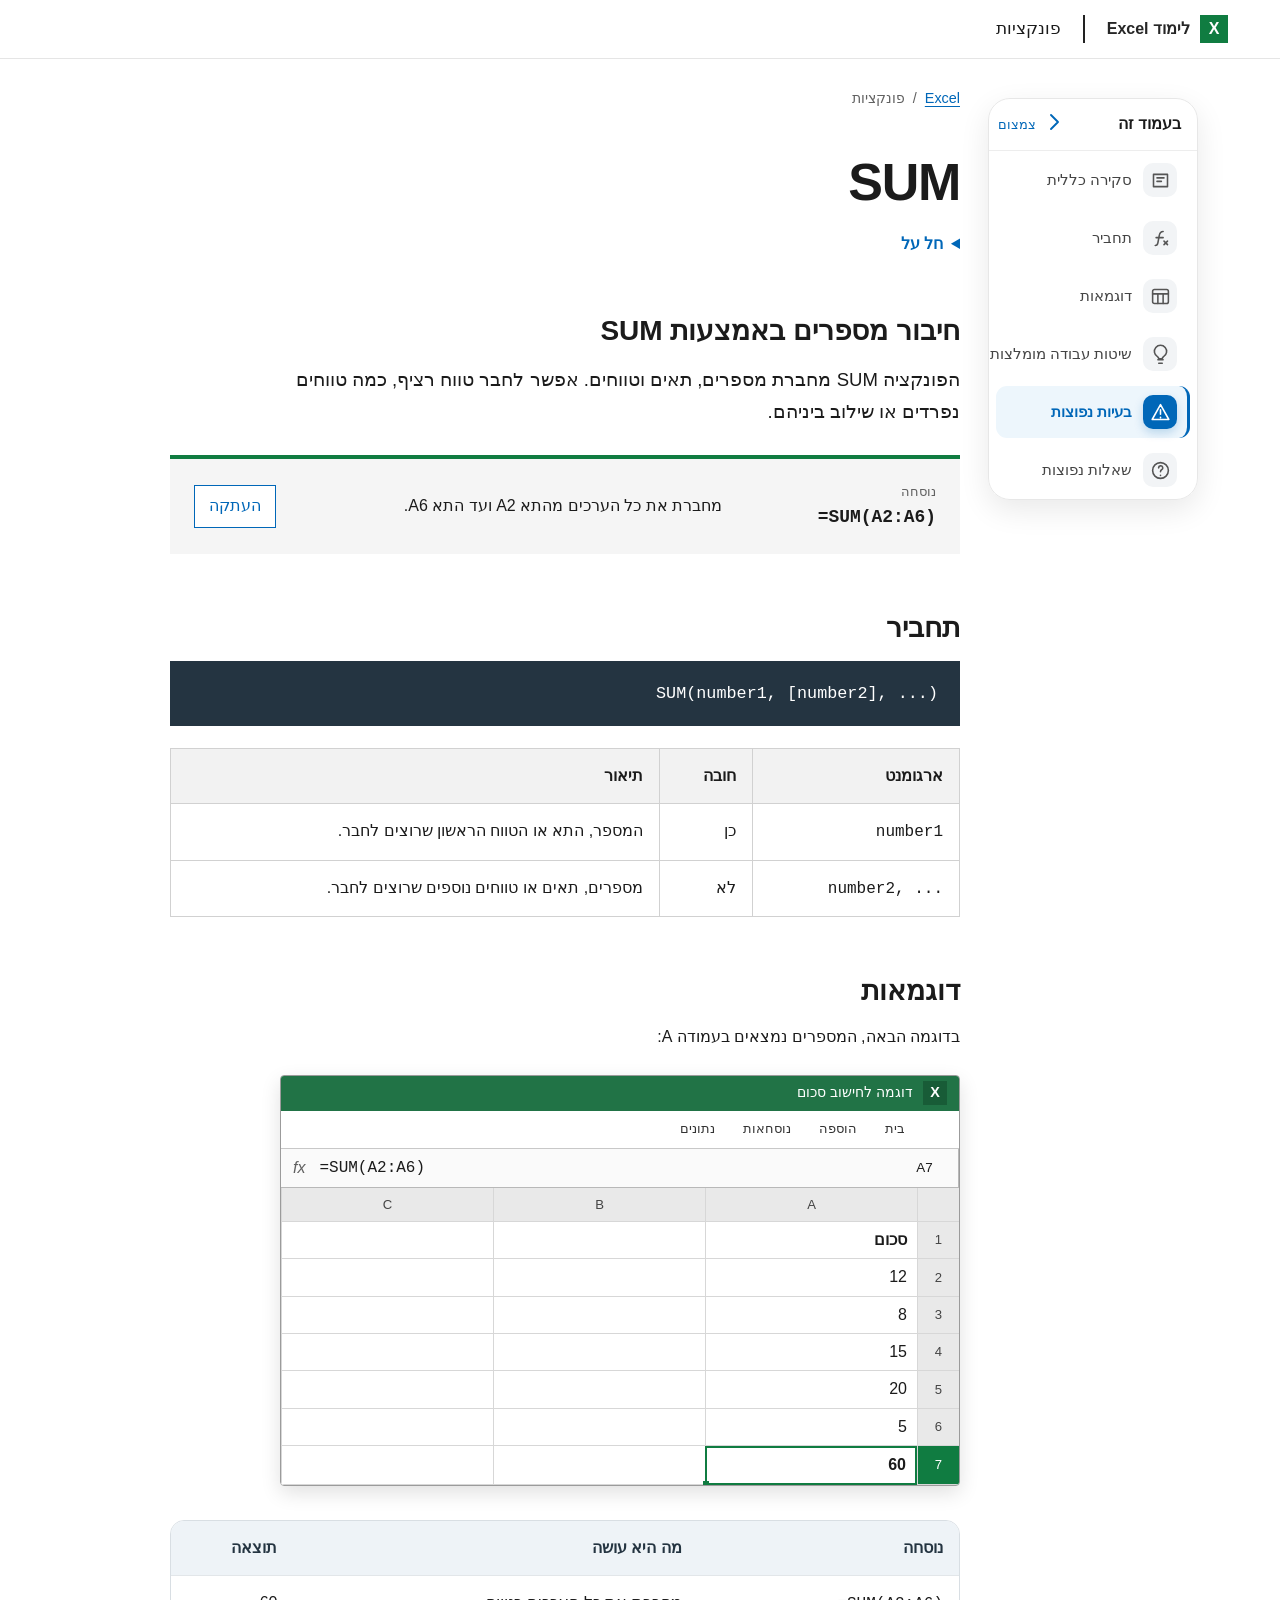
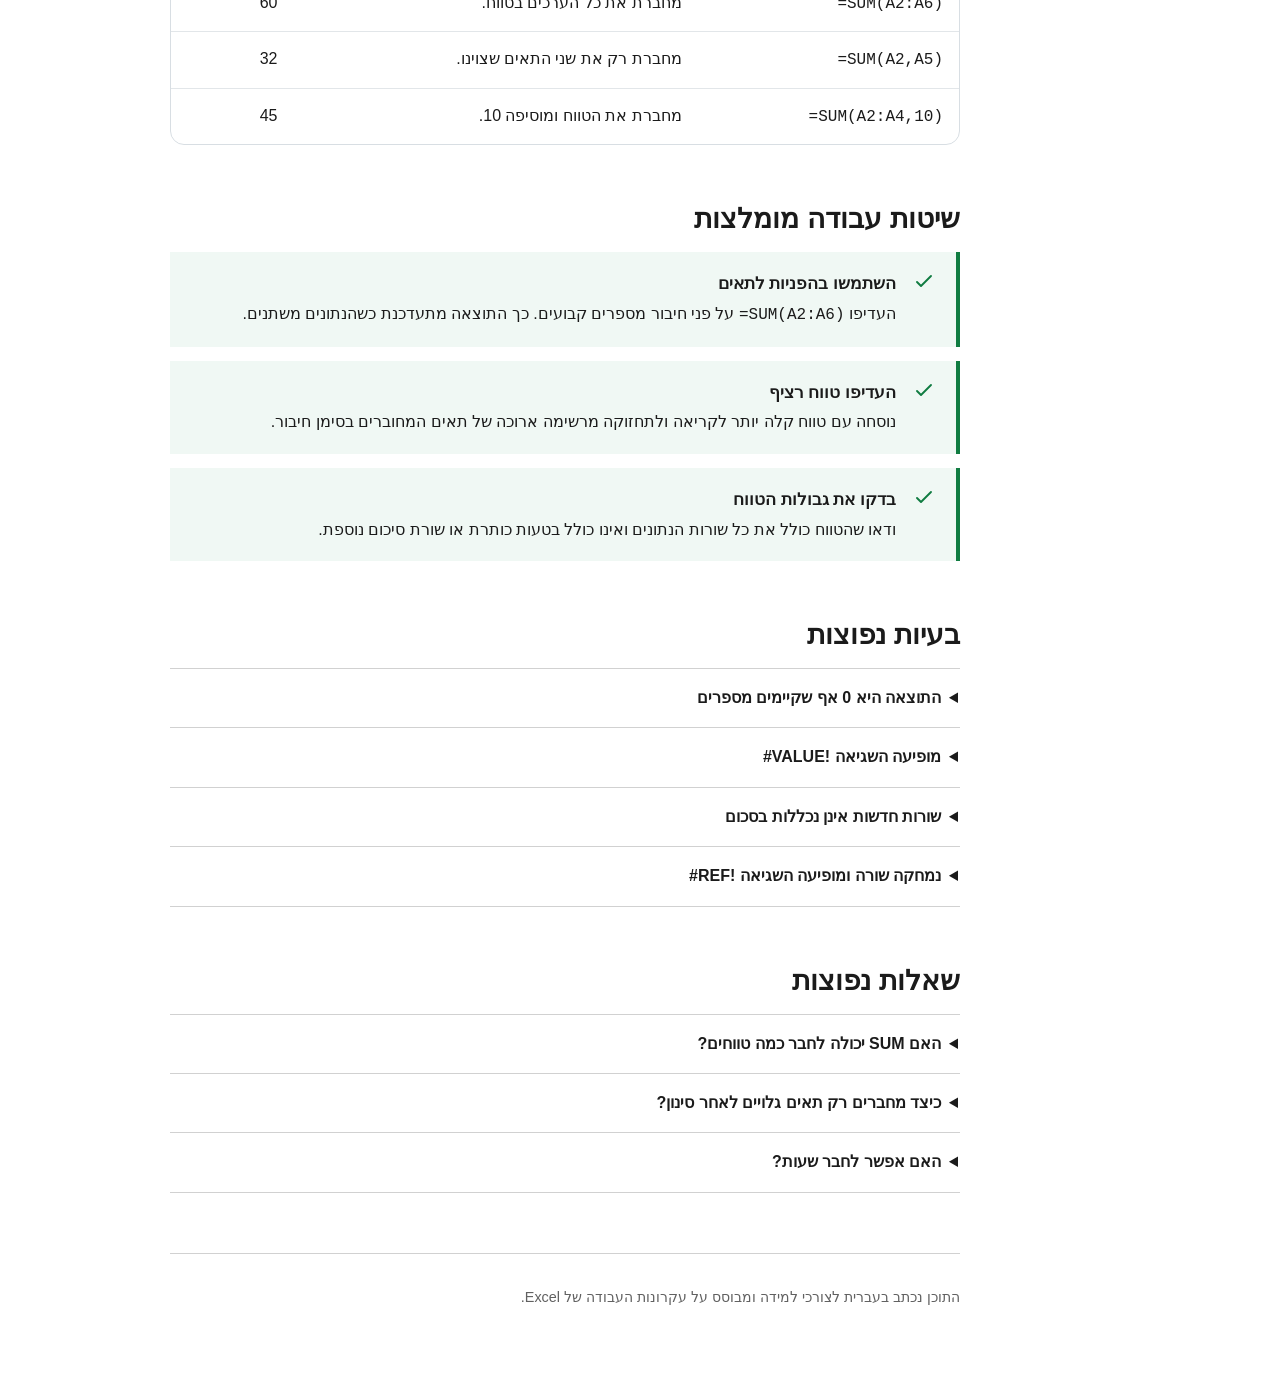
<file: index.html>
<!doctype html>
<html lang="he" dir="rtl">
<head>
  <meta charset="utf-8">
  <meta name="viewport" content="width=device-width, initial-scale=1">
  <meta name="description" content="מדריך מעשי בעברית לשימוש בפונקציה SUM">
  <title>SUM | לימוד Excel</title>
  <link rel="stylesheet" href="assets/styles.css">
</head>
<body>
  <a class="skip-link" href="#main">דלגו לתוכן</a>

  <header class="site-header">
    <div class="header-inner">
      <a class="brand" href="./" aria-label="חומרי לימוד ב־Excel">
        <span class="brand-mark" aria-hidden="true">X</span>
        <span>לימוד Excel</span>
      </a>
      <span class="section-name">פונקציות</span>
    </div>
  </header>

  <div class="page-shell">
    <aside class="toc" id="page-toc" aria-label="תוכן העניינים">
      <div class="toc-heading">
        <p class="toc-title">בעמוד זה</p>
        <button class="toc-toggle" type="button" aria-controls="page-toc" aria-expanded="true" title="צמצום תפריט התוכן">
          <span class="toggle-icon" aria-hidden="true"><svg><use href="assets/icons.svg#icon-chevron"/></svg></span>
          <span class="toggle-label">צמצום</span>
        </button>
      </div>
      <nav>
        <a class="active" href="#overview"><span class="toc-icon" aria-hidden="true"><svg><use href="assets/icons.svg#icon-overview"/></svg></span><span class="toc-text">סקירה כללית</span></a>
        <a href="#syntax"><span class="toc-icon" aria-hidden="true"><svg><use href="assets/icons.svg#icon-function"/></svg></span><span class="toc-text">תחביר</span></a>
        <a href="#examples"><span class="toc-icon" aria-hidden="true"><svg><use href="assets/icons.svg#icon-table"/></svg></span><span class="toc-text">דוגמאות</span></a>
        <a href="#best-practices"><span class="toc-icon" aria-hidden="true"><svg><use href="assets/icons.svg#icon-tip"/></svg></span><span class="toc-text">שיטות עבודה מומלצות</span></a>
        <a href="#problems"><span class="toc-icon" aria-hidden="true"><svg><use href="assets/icons.svg#icon-warning"/></svg></span><span class="toc-text">בעיות נפוצות</span></a>
        <a href="#faq"><span class="toc-icon" aria-hidden="true"><svg><use href="assets/icons.svg#icon-help"/></svg></span><span class="toc-text">שאלות נפוצות</span></a>
      </nav>
    </aside>

    <main id="main" class="article">
      <nav class="breadcrumbs" aria-label="פירורי לחם">
        <a href="./">Excel</a><span aria-hidden="true">/</span><span>פונקציות</span>
      </nav>

      <h1>SUM</h1>

      <details class="applies-to">
        <summary>חל על</summary>
        <p>Excel עבור Microsoft 365,‏ Excel באינטרנט וגרסאות שולחן העבודה העדכניות.</p>
      </details>

      <section id="overview" data-block="lead" aria-labelledby="overview-title">
        <h2 id="overview-title">חיבור מספרים באמצעות SUM</h2>
        <p class="lead">הפונקציה <bdi>SUM</bdi> מחברת מספרים, תאים וטווחים. אפשר לחבר טווח רציף, כמה טווחים נפרדים או שילוב ביניהם.</p>

        <div class="example-strip" data-block="formula-example" aria-label="דוגמה מהירה">
          <div>
            <span class="example-label">נוסחה</span>
            <code dir="ltr">=SUM(A2:A6)</code>
          </div>
          <p>מחברת את כל הערכים מהתא <bdi>A2</bdi> ועד התא <bdi>A6</bdi>.</p>
          <button class="copy-button" type="button" data-copy="=SUM(A2:A6)" aria-label="העתקת הנוסחה">העתקה</button>
        </div>
      </section>

      <section id="syntax" data-block="syntax" aria-labelledby="syntax-title">
        <h2 id="syntax-title">תחביר</h2>
        <div class="syntax-box"><code dir="ltr">SUM(number1, [number2], ...)</code></div>
        <div class="table-wrap">
          <table>
            <thead><tr><th>ארגומנט</th><th>חובה</th><th>תיאור</th></tr></thead>
            <tbody>
              <tr><td><code dir="ltr">number1</code></td><td>כן</td><td>המספר, התא או הטווח הראשון שרוצים לחבר.</td></tr>
              <tr><td><code dir="ltr">number2, ...</code></td><td>לא</td><td>מספרים, תאים או טווחים נוספים שרוצים לחבר.</td></tr>
            </tbody>
          </table>
        </div>
      </section>

      <section id="examples" data-block="example" aria-labelledby="examples-title">
        <h2 id="examples-title">דוגמאות</h2>
        <p>בדוגמה הבאה, המספרים נמצאים בעמודה <bdi>A</bdi>:</p>

        <div class="excel-demo" data-block="software-example" data-variant="excel" role="img" aria-label="גיליון Excel מימין לשמאל: בתאים A2 עד A6 המספרים 12, 8, 15, 20 ו־5. בתא A7 נוסחת SUM ותוצאה 60">
          <div class="excel-titlebar"><span class="excel-app">X</span><span>דוגמה לחישוב סכום</span></div>
          <div class="excel-ribbon"><span>בית</span><span>הוספה</span><span>נוסחאות</span><span>נתונים</span></div>
          <div class="formula-row">
            <div class="name-box" dir="ltr">A7</div>
            <div class="formula-bar"><span>fx</span><code dir="ltr">=SUM(A2:A6)</code></div>
          </div>
          <div class="sheet">
            <div class="corner"></div><div class="col-head">A</div><div class="col-head">B</div><div class="col-head">C</div>
            <div class="row-head">1</div><div class="cell heading">סכום</div><div class="cell"></div><div class="cell"></div>
            <div class="row-head">2</div><div class="cell">12</div><div class="cell"></div><div class="cell"></div>
            <div class="row-head">3</div><div class="cell">8</div><div class="cell"></div><div class="cell"></div>
            <div class="row-head">4</div><div class="cell">15</div><div class="cell"></div><div class="cell"></div>
            <div class="row-head">5</div><div class="cell">20</div><div class="cell"></div><div class="cell"></div>
            <div class="row-head">6</div><div class="cell">5</div><div class="cell"></div><div class="cell"></div>
            <div class="row-head active-row">7</div><div class="cell selected">60</div><div class="cell"></div><div class="cell"></div>
          </div>
        </div>

        <div class="table-wrap info-table" data-block="information-table">
          <table>
            <thead><tr><th>נוסחה</th><th>מה היא עושה</th><th>תוצאה</th></tr></thead>
            <tbody>
              <tr><td><code dir="ltr">=SUM(A2:A6)</code></td><td>מחברת את כל הערכים בטווח.</td><td>60</td></tr>
              <tr><td><code dir="ltr">=SUM(A2,A5)</code></td><td>מחברת רק את שני התאים שצוינו.</td><td>32</td></tr>
              <tr><td><code dir="ltr">=SUM(A2:A4,10)</code></td><td>מחברת את הטווח ומוסיפה 10.</td><td>45</td></tr>
            </tbody>
          </table>
        </div>
      </section>

      <section id="best-practices" data-block="best-practices" aria-labelledby="best-title">
        <h2 id="best-title">שיטות עבודה מומלצות</h2>
        <div class="tip"><span aria-hidden="true"><svg><use href="assets/icons.svg#icon-check"/></svg></span><div><h3>השתמשו בהפניות לתאים</h3><p>העדיפו <code dir="ltr">=SUM(A2:A6)</code> על פני חיבור מספרים קבועים. כך התוצאה מתעדכנת כשהנתונים משתנים.</p></div></div>
        <div class="tip"><span aria-hidden="true"><svg><use href="assets/icons.svg#icon-check"/></svg></span><div><h3>העדיפו טווח רציף</h3><p>נוסחה עם טווח קלה יותר לקריאה ולתחזוקה מרשימה ארוכה של תאים המחוברים בסימן חיבור.</p></div></div>
        <div class="tip"><span aria-hidden="true"><svg><use href="assets/icons.svg#icon-check"/></svg></span><div><h3>בדקו את גבולות הטווח</h3><p>ודאו שהטווח כולל את כל שורות הנתונים ואינו כולל בטעות כותרת או שורת סיכום נוספת.</p></div></div>
      </section>

      <section id="problems" data-block="troubleshooting" aria-labelledby="problems-title">
        <h2 id="problems-title">בעיות נפוצות</h2>
        <div class="accordion">
          <details><summary>התוצאה היא 0 אף שקיימים מספרים</summary><p>ייתכן שהערכים נשמרו כטקסט. המירו אותם למספרים ובדקו שאין לפניהם גרש או רווח נסתר.</p></details>
          <details><summary>מופיעה השגיאה <bdi>#VALUE!</bdi></summary><p>בדקו אם הנוסחה מבצעת פעולת חיבור ישירה עם ערך טקסט. שימוש בטווח בתוך <bdi>SUM</bdi> מצמצם מקרים כאלה.</p></details>
          <details><summary>שורות חדשות אינן נכללות בסכום</summary><p>עדכנו את גבולות הטווח, או הפכו את הנתונים לטבלת Excel כדי שהטווח יתרחב אוטומטית.</p></details>
          <details><summary>נמחקה שורה ומופיעה השגיאה <bdi>#REF!</bdi></summary><p>תקנו את ההפניה שנמחקה. שימוש בטווחים רציפים מפחית את הסיכון להפניות שבורות.</p></details>
        </div>
      </section>

      <section id="faq" data-block="faq" aria-labelledby="faq-title">
        <h2 id="faq-title">שאלות נפוצות</h2>
        <div class="accordion">
          <details><summary>האם SUM יכולה לחבר כמה טווחים?</summary><p>כן. לדוגמה: <code dir="ltr">=SUM(A2:A6,C2:C6)</code>.</p></details>
          <details><summary>כיצד מחברים רק תאים גלויים לאחר סינון?</summary><p>במקרה כזה משתמשים בפונקציה <bdi>SUBTOTAL</bdi>, המתאימה לחישובים ברשימה מסוננת.</p></details>
          <details><summary>האם אפשר לחבר שעות?</summary><p>כן. אם הסכום עולה על 24 שעות, יש להחיל על תא התוצאה תבנית זמן מתאימה המציגה שעות מצטברות.</p></details>
        </div>
      </section>

      <footer class="article-footer">
        <p>התוכן נכתב בעברית לצורכי למידה ומבוסס על עקרונות העבודה של Excel.</p>
      </footer>
    </main>
  </div>

  <script src="assets/main.js"></script>
</body>
</html>
</file>
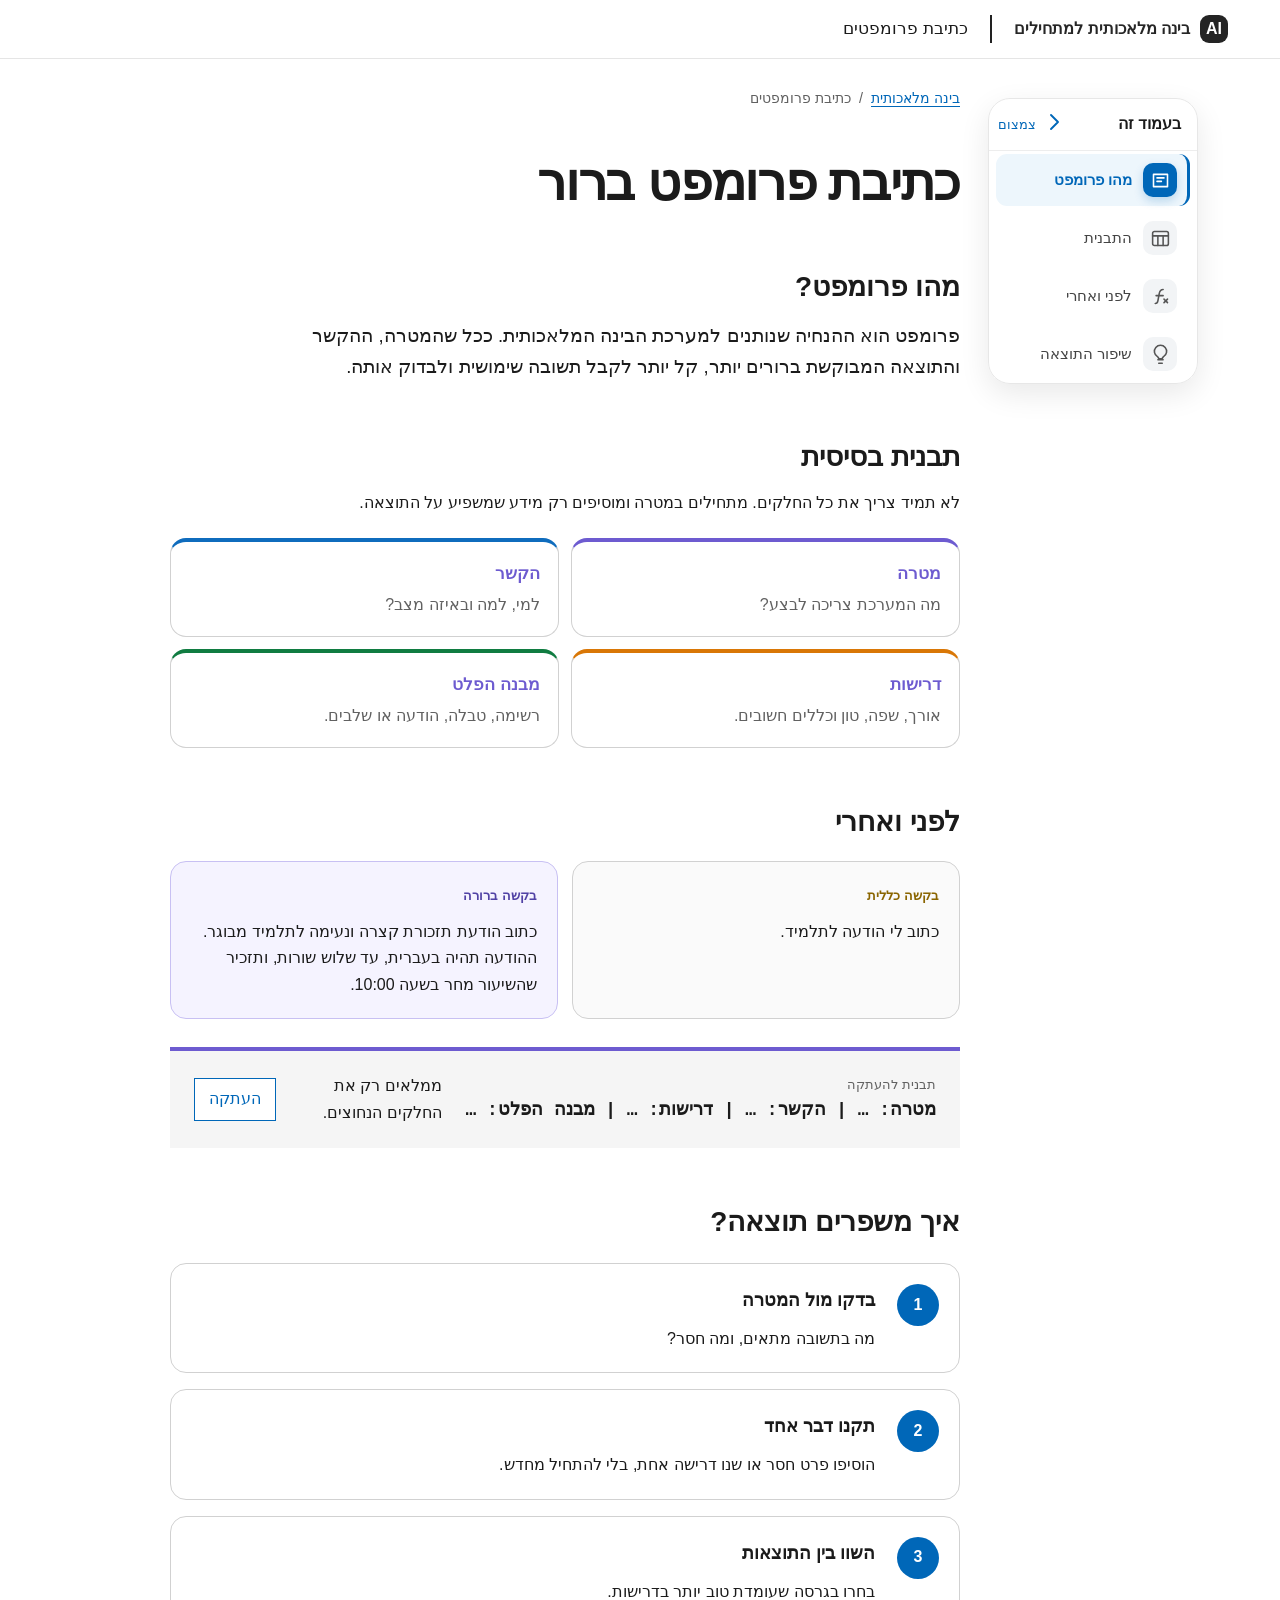
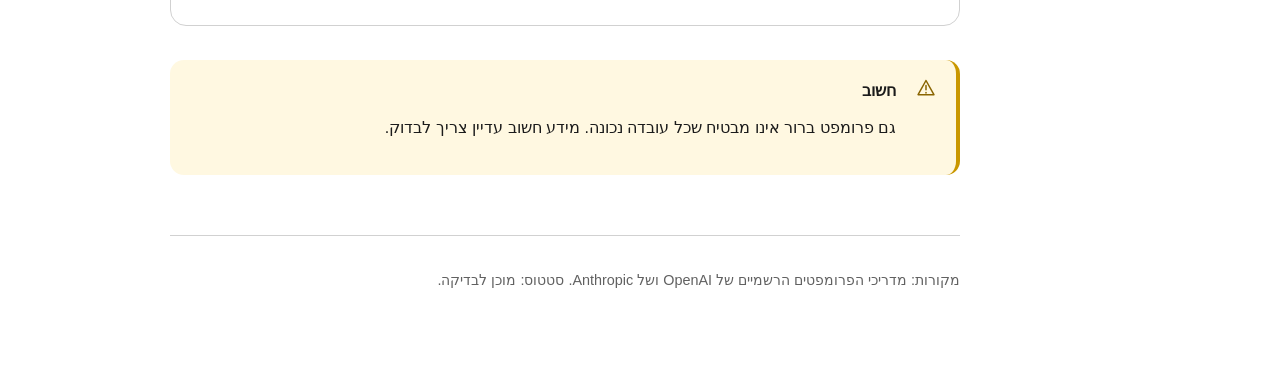
<file: ai-prompts.html>
<!doctype html>
<html lang="he" dir="rtl"><head><meta charset="utf-8"><meta name="viewport" content="width=device-width,initial-scale=1"><meta name="description" content="מדריך למתחילים לכתיבת פרומפט ברור"><title>כתיבת פרומפט ברור | בינה מלאכותית</title><link rel="stylesheet" href="assets/styles.css"></head>
<body class="ai-theme"><a class="skip-link" href="#main">דלגו לתוכן</a>
<header class="site-header"><div class="header-inner"><a class="brand" href="./"><span class="brand-mark ai" aria-hidden="true">AI</span><span>בינה מלאכותית למתחילים</span></a><span class="section-name">כתיבת פרומפטים</span></div></header>
<div class="page-shell"><aside class="toc" id="page-toc" aria-label="תוכן העניינים"><div class="toc-heading"><p class="toc-title">בעמוד זה</p><button class="toc-toggle" type="button" aria-controls="page-toc" aria-expanded="true" title="צמצום תפריט התוכן"><span class="toggle-icon" aria-hidden="true"><svg><use href="assets/icons.svg#icon-chevron"/></svg></span><span class="toggle-label">צמצום</span></button></div><nav>
<a class="active" href="#overview"><span class="toc-icon"><svg><use href="assets/icons.svg#icon-overview"/></svg></span><span class="toc-text">מהו פרומפט</span></a><a href="#template"><span class="toc-icon"><svg><use href="assets/icons.svg#icon-table"/></svg></span><span class="toc-text">התבנית</span></a><a href="#example"><span class="toc-icon"><svg><use href="assets/icons.svg#icon-function"/></svg></span><span class="toc-text">לפני ואחרי</span></a><a href="#improve"><span class="toc-icon"><svg><use href="assets/icons.svg#icon-tip"/></svg></span><span class="toc-text">שיפור התוצאה</span></a></nav></aside>
<main id="main" class="article"><nav class="breadcrumbs"><a href="./">בינה מלאכותית</a><span>/</span><span>כתיבת פרומפטים</span></nav><h1>כתיבת פרומפט ברור</h1>
<section id="overview" data-block="lead"><h2>מהו פרומפט?</h2><p class="lead">פרומפט הוא ההנחיה שנותנים למערכת הבינה המלאכותית. ככל שהמטרה, ההקשר והתוצאה המבוקשת ברורים יותר, קל יותר לקבל תשובה שימושית ולבדוק אותה.</p></section>
<section id="template" data-block="syntax"><h2>תבנית בסיסית</h2><p>לא תמיד צריך את כל החלקים. מתחילים במטרה ומוסיפים רק מידע שמשפיע על התוצאה.</p><div class="prompt-template"><div class="prompt-part goal"><strong>מטרה</strong><span>מה המערכת צריכה לבצע?</span></div><div class="prompt-part context"><strong>הקשר</strong><span>למי, למה ובאיזה מצב?</span></div><div class="prompt-part rules"><strong>דרישות</strong><span>אורך, שפה, טון וכללים חשובים.</span></div><div class="prompt-part output"><strong>מבנה הפלט</strong><span>רשימה, טבלה, הודעה או שלבים.</span></div></div></section>
<section id="example" data-block="example"><h2>לפני ואחרי</h2><div class="before-after"><article class="prompt-card weak"><span>בקשה כללית</span><p>כתוב לי הודעה לתלמיד.</p></article><article class="prompt-card strong"><span>בקשה ברורה</span><p>כתוב הודעת תזכורת קצרה ונעימה לתלמיד מבוגר. ההודעה תהיה בעברית, עד שלוש שורות, ותזכיר שהשיעור מחר בשעה 10:00.</p></article></div><div class="example-strip"><div><span class="example-label">תבנית להעתקה</span><code dir="rtl">מטרה: … | הקשר: … | דרישות: … | מבנה הפלט: …</code></div><p>ממלאים רק את החלקים הנחוצים.</p><button class="copy-button" type="button" data-copy="מטרה: … | הקשר: … | דרישות: … | מבנה הפלט: …" aria-label="העתקת תבנית הפרומפט">העתקה</button></div></section>
<section id="improve" data-block="step-by-step"><h2>איך משפרים תוצאה?</h2><div class="step-list"><article class="step-card"><div><h3>בדקו מול המטרה</h3><p>מה בתשובה מתאים, ומה חסר?</p></div></article><article class="step-card"><div><h3>תקנו דבר אחד</h3><p>הוסיפו פרט חסר או שנו דרישה אחת, בלי להתחיל מחדש.</p></div></article><article class="step-card"><div><h3>השוו בין התוצאות</h3><p>בחרו בגרסה שעומדת טוב יותר בדרישות.</p></div></article></div><div class="notice"><span class="notice-icon" aria-hidden="true"><svg><use href="assets/icons.svg#icon-warning"/></svg></span><div><strong>חשוב</strong><p>גם פרומפט ברור אינו מבטיח שכל עובדה נכונה. מידע חשוב עדיין צריך לבדוק.</p></div></div></section>
<footer class="article-footer"><p>מקורות: מדריכי הפרומפטים הרשמיים של OpenAI ושל Anthropic. סטטוס: מוכן לבדיקה.</p></footer></main></div><script src="assets/main.js"></script></body></html>
</file>
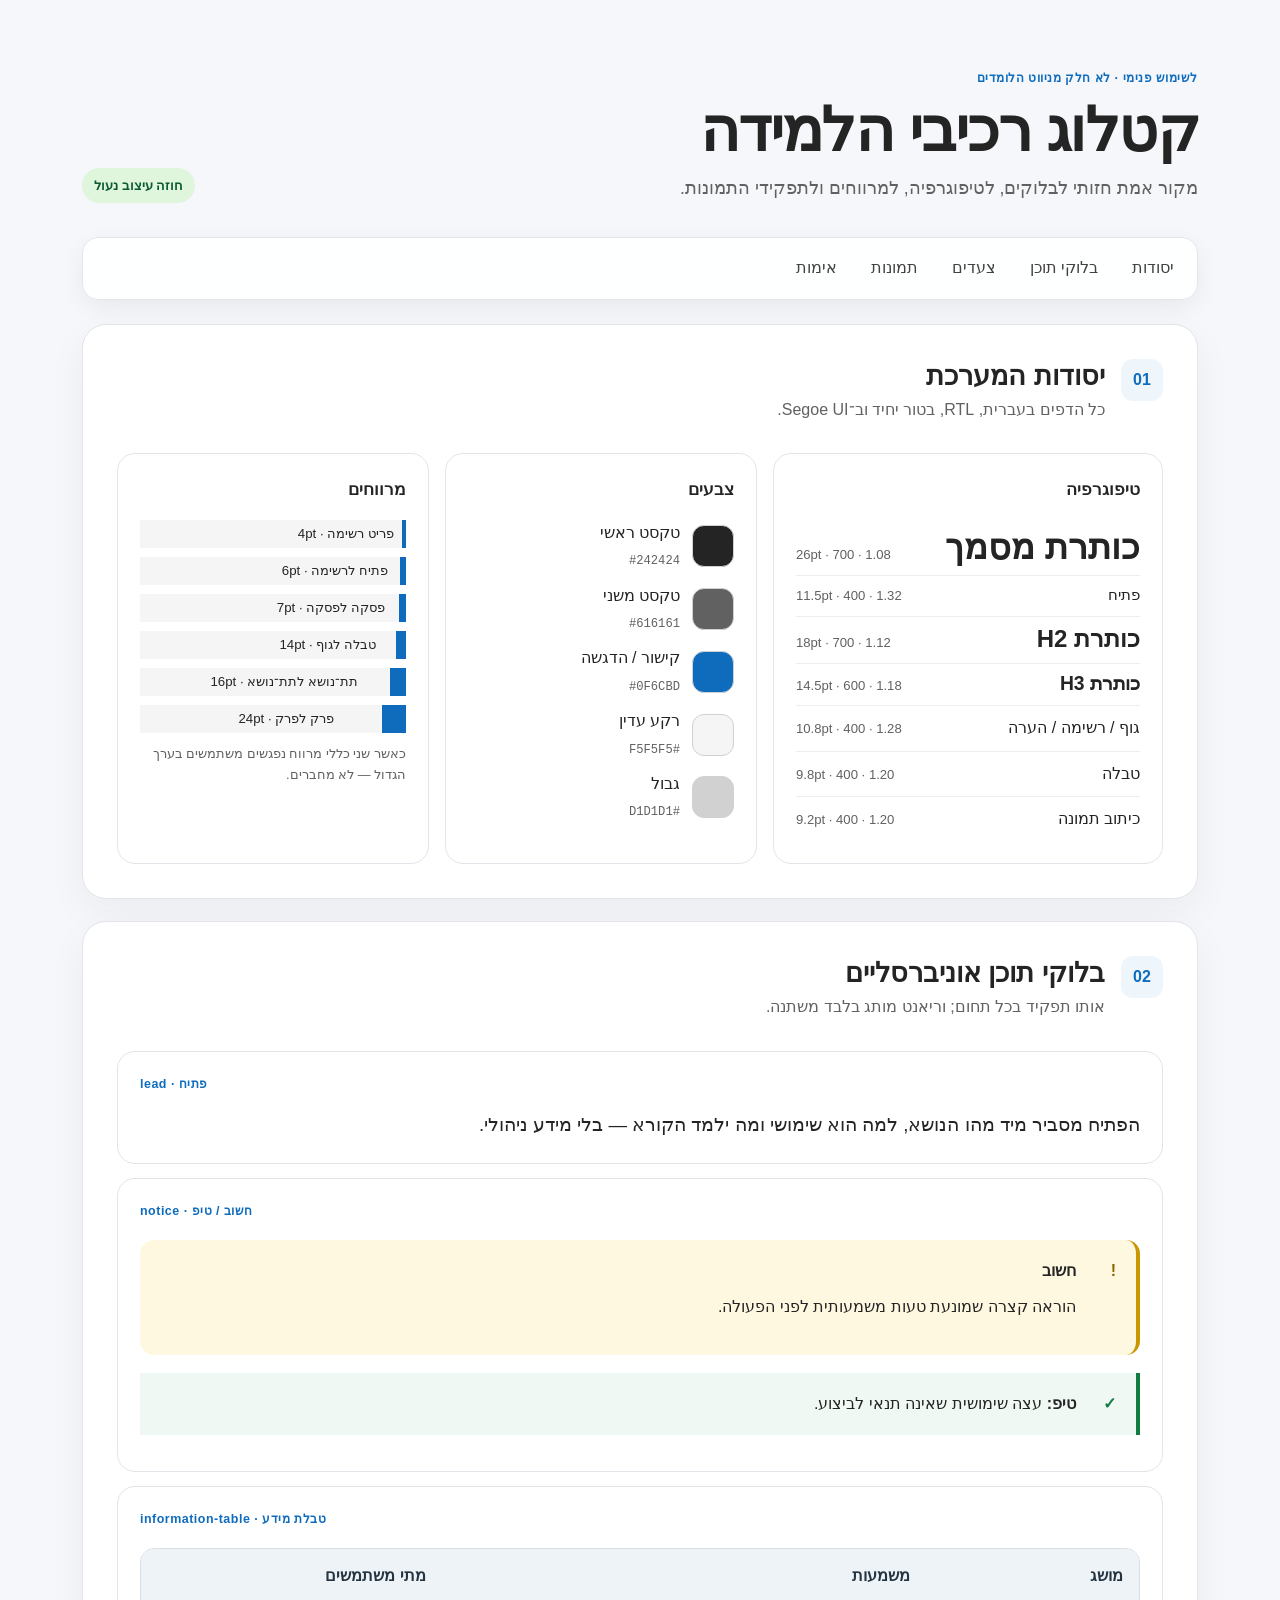
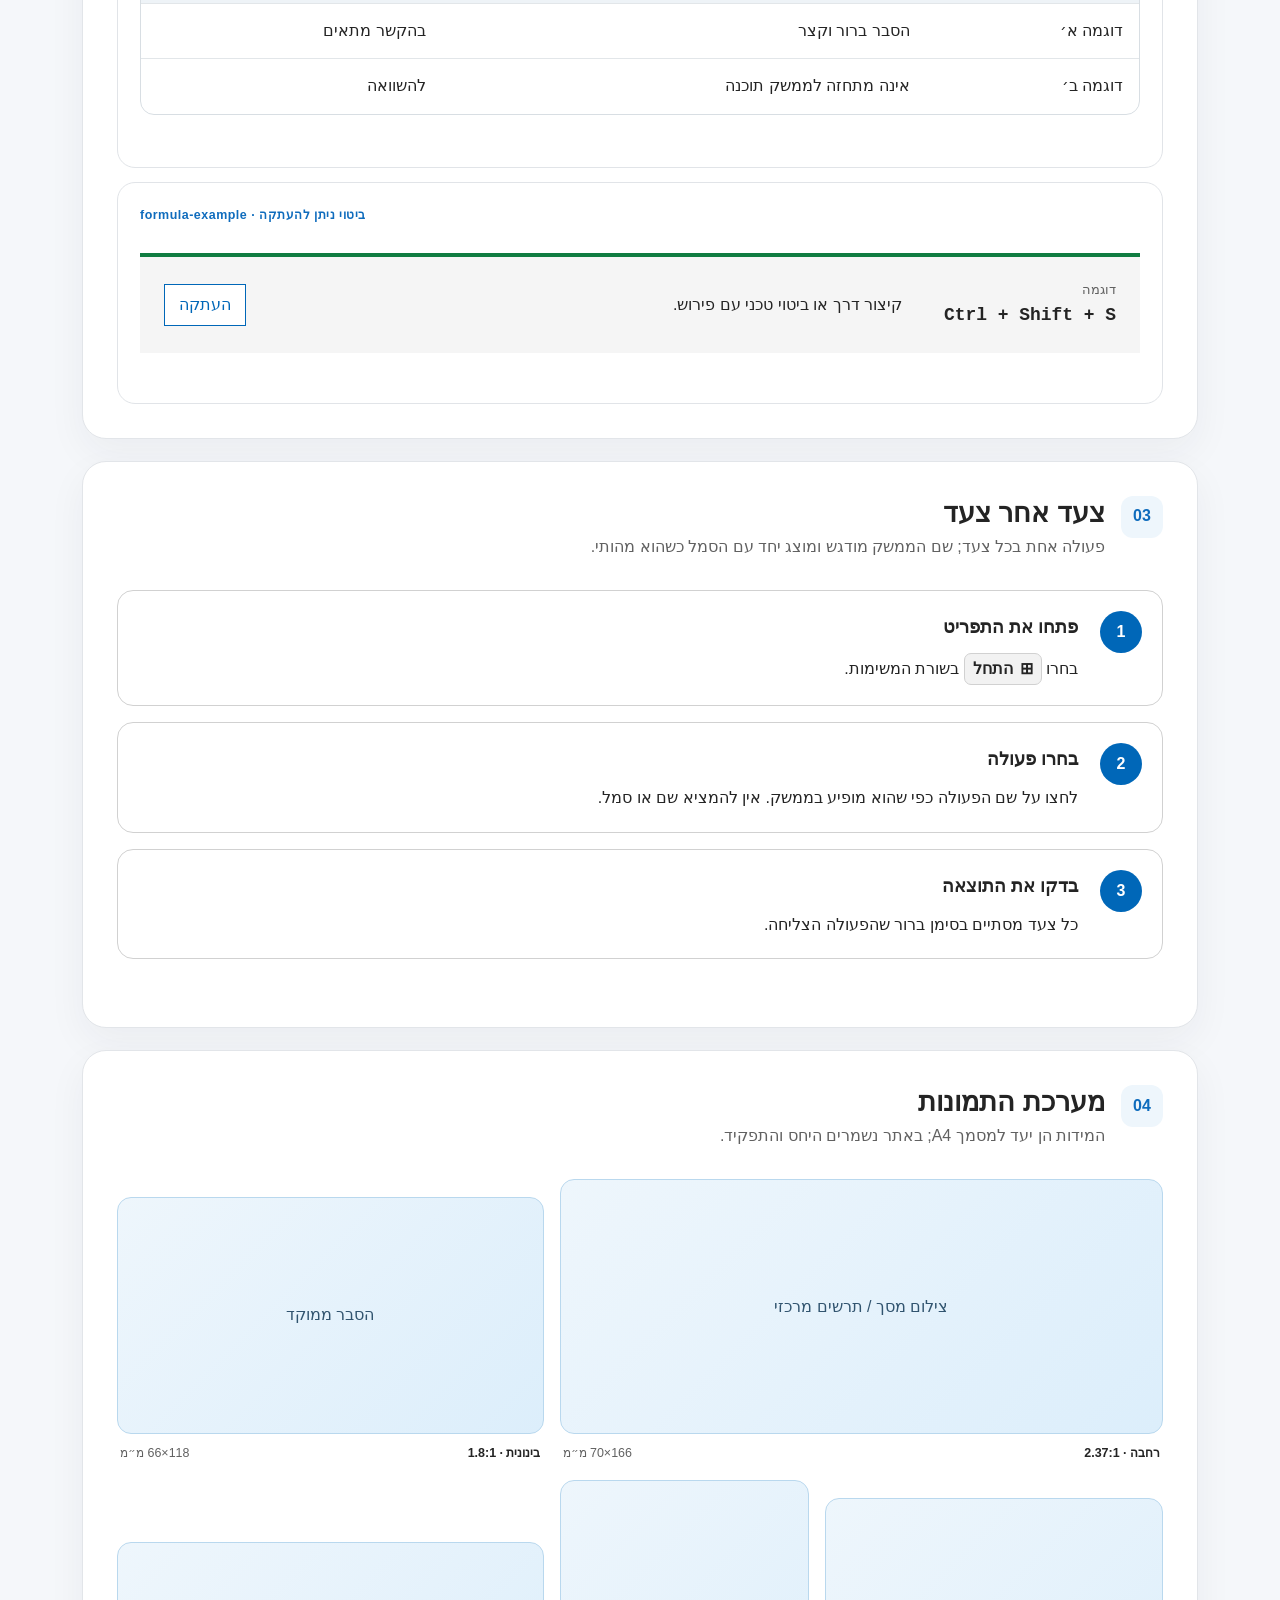
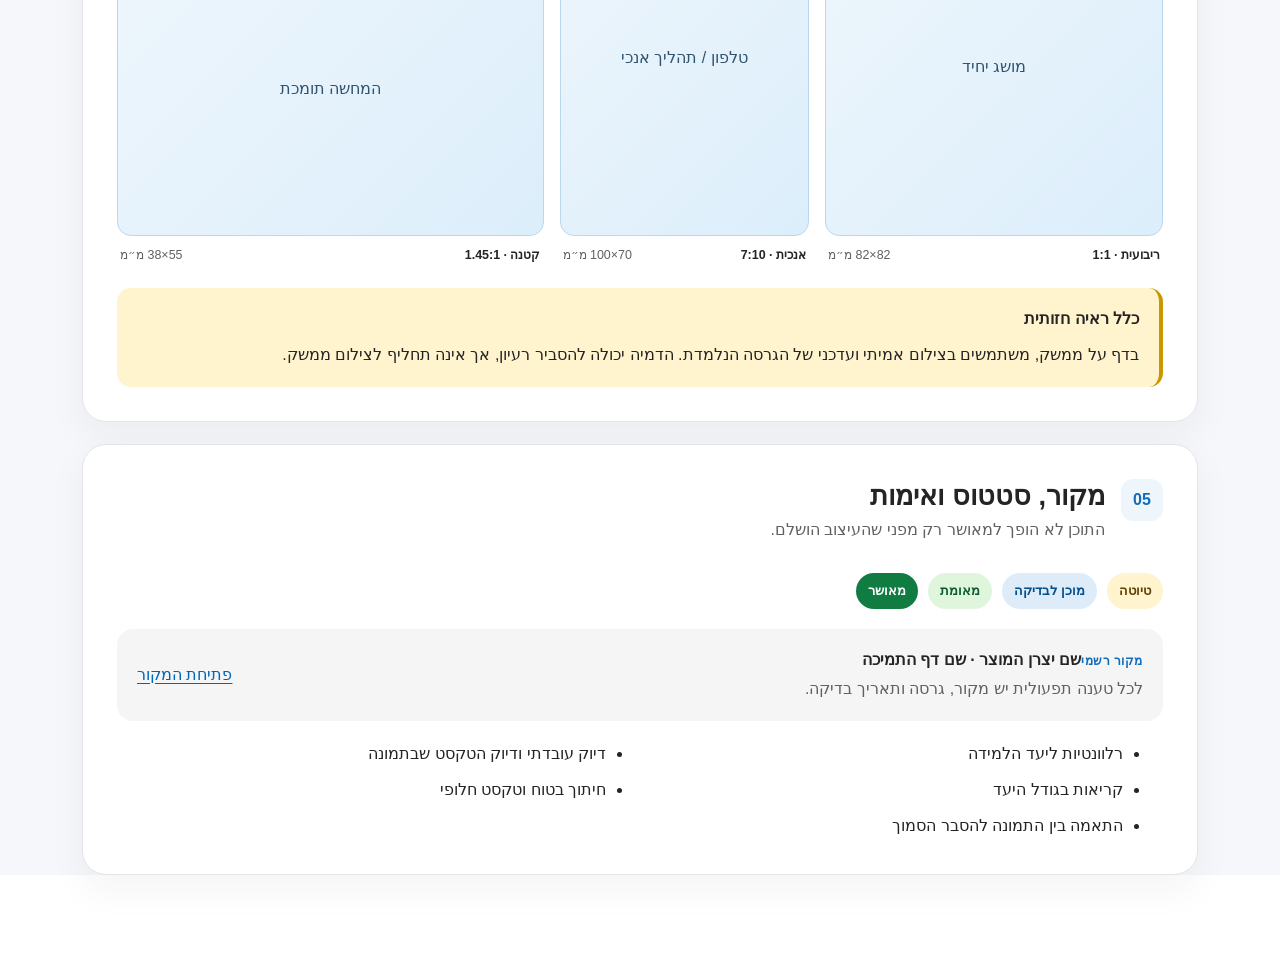
<file: components.html>
<!doctype html>
<html lang="he" dir="rtl">
<head>
  <meta charset="utf-8">
  <meta name="viewport" content="width=device-width, initial-scale=1">
  <meta name="robots" content="noindex,nofollow">
  <title>קטלוג רכיבים פנימי — מערכת מסמכי הלמידה</title>
  <link rel="stylesheet" href="assets/styles.css">
</head>
<body class="catalog-page">
  <a class="skip-link" href="#main">דלגו לתוכן</a>
  <header class="catalog-header"><div><span class="catalog-kicker">לשימוש פנימי · לא חלק מניווט הלומדים</span><h1>קטלוג רכיבי הלמידה</h1><p>מקור אמת חזותי לבלוקים, לטיפוגרפיה, למרווחים ולתפקידי התמונות.</p></div><span class="status-pill verified">חוזה עיצוב נעול</span></header>
  <main id="main" class="catalog-main">
    <nav class="catalog-nav" aria-label="חלקי הקטלוג"><a href="#foundation">יסודות</a><a href="#content">בלוקי תוכן</a><a href="#steps">צעדים</a><a href="#images">תמונות</a><a href="#states">אימות</a></nav>

    <section id="foundation" class="catalog-section"><div class="section-intro"><span>01</span><div><h2>יסודות המערכת</h2><p>כל הדפים בעברית, RTL, בטור יחיד וב־Segoe UI.</p></div></div>
      <div class="token-grid">
        <article class="token-card"><h3>טיפוגרפיה</h3><dl class="type-spec"><div><dt class="type-title">כותרת מסמך</dt><dd>26pt · 700 · 1.08</dd></div><div><dt class="type-lead">פתיח</dt><dd>11.5pt · 400 · 1.32</dd></div><div><dt class="type-h2">כותרת H2</dt><dd>18pt · 700 · 1.12</dd></div><div><dt class="type-h3">כותרת H3</dt><dd>14.5pt · 600 · 1.18</dd></div><div><dt>גוף / רשימה / הערה</dt><dd>10.8pt · 400 · 1.28</dd></div><div><dt>טבלה</dt><dd>9.8pt · 400 · 1.20</dd></div><div><dt>כיתוב תמונה</dt><dd>9.2pt · 400 · 1.20</dd></div></dl></article>
        <article class="token-card"><h3>צבעים</h3><div class="swatches"><div><i style="--swatch:#242424"></i><span>טקסט ראשי<br><code>#242424</code></span></div><div><i style="--swatch:#616161"></i><span>טקסט משני<br><code>#616161</code></span></div><div><i style="--swatch:#0F6CBD"></i><span>קישור / הדגשה<br><code>#0F6CBD</code></span></div><div><i style="--swatch:#F5F5F5"></i><span>רקע עדין<br><code>#F5F5F5</code></span></div><div><i style="--swatch:#D1D1D1"></i><span>גבול<br><code>#D1D1D1</code></span></div></div></article>
        <article class="token-card"><h3>מרווחים</h3><div class="spacing-list"><span style="--space:4px">פריט רשימה · 4pt</span><span style="--space:6px">פתיח לרשימה · 6pt</span><span style="--space:7px">פסקה לפסקה · 7pt</span><span style="--space:10px">טבלה לגוף · 14pt</span><span style="--space:16px">תת־נושא לתת־נושא · 16pt</span><span style="--space:24px">פרק לפרק · 24pt</span></div><p class="microcopy">כאשר שני כללי מרווח נפגשים משתמשים בערך הגדול — לא מחברים.</p></article>
      </div>
    </section>

    <section id="content" class="catalog-section"><div class="section-intro"><span>02</span><div><h2>בלוקי תוכן אוניברסליים</h2><p>אותו תפקיד בכל תחום; וריאנט מותג בלבד משתנה.</p></div></div>
      <div class="component-stage"><p class="component-label">lead · פתיח</p><p class="lead">הפתיח מסביר מיד מהו הנושא, למה הוא שימושי ומה ילמד הקורא — בלי מידע ניהולי.</p></div>
      <div class="component-stage"><p class="component-label">notice · חשוב / טיפ</p><div class="notice"><span class="notice-icon">!</span><div><strong>חשוב</strong><p>הוראה קצרה שמונעת טעות משמעותית לפני הפעולה.</p></div></div><div class="tip"><span>✓</span><p><strong>טיפ:</strong> עצה שימושית שאינה תנאי לביצוע.</p></div></div>
      <div class="component-stage"><p class="component-label">information-table · טבלת מידע</p><div class="info-table table-wrap"><table><thead><tr><th>מושג</th><th>משמעות</th><th>מתי משתמשים</th></tr></thead><tbody><tr><td>דוגמה א׳</td><td>הסבר ברור וקצר</td><td>בהקשר מתאים</td></tr><tr><td>דוגמה ב׳</td><td>אינה מתחזה לממשק תוכנה</td><td>להשוואה</td></tr></tbody></table></div></div>
      <div class="component-stage"><p class="component-label">formula-example · ביטוי ניתן להעתקה</p><div class="example-strip"><div><span class="example-label">דוגמה</span><code dir="ltr">Ctrl + Shift + S</code></div><p>קיצור דרך או ביטוי טכני עם פירוש.</p><button class="copy-button" type="button" data-copy="Ctrl + Shift + S">העתקה</button></div></div>
    </section>

    <section id="steps" class="catalog-section"><div class="section-intro"><span>03</span><div><h2>צעד אחר צעד</h2><p>פעולה אחת בכל צעד; שם הממשק מודגש ומוצג יחד עם הסמל כשהוא מהותי.</p></div></div>
      <div class="step-list"><article class="step-card"><div><h3>פתחו את התפריט</h3><p>בחרו <span class="ui-token"><span aria-hidden="true">⊞</span> התחל</span> בשורת המשימות.</p></div></article><article class="step-card"><div><h3>בחרו פעולה</h3><p>לחצו על שם הפעולה כפי שהוא מופיע בממשק. אין להמציא שם או סמל.</p></div></article><article class="step-card"><div><h3>בדקו את התוצאה</h3><p>כל צעד מסתיים בסימן ברור שהפעולה הצליחה.</p></div></article></div>
    </section>

    <section id="images" class="catalog-section"><div class="section-intro"><span>04</span><div><h2>מערכת התמונות</h2><p>המידות הן יעד למסמך A4; באתר נשמרים היחס והתפקיד.</p></div></div>
      <div class="image-role-grid">
        <figure class="image-role wide"><div class="ratio-box"><span>צילום מסך / תרשים מרכזי</span></div><figcaption><strong>רחבה · 2.37:1</strong><span>166×70 מ״מ</span></figcaption></figure>
        <figure class="image-role medium"><div class="ratio-box"><span>הסבר ממוקד</span></div><figcaption><strong>בינונית · 1.8:1</strong><span>118×66 מ״מ</span></figcaption></figure>
        <figure class="image-role square"><div class="ratio-box"><span>מושג יחיד</span></div><figcaption><strong>ריבועית · 1:1</strong><span>82×82 מ״מ</span></figcaption></figure>
        <figure class="image-role portrait"><div class="ratio-box"><span>טלפון / תהליך אנכי</span></div><figcaption><strong>אנכית · 7:10</strong><span>70×100 מ״מ</span></figcaption></figure>
        <figure class="image-role small"><div class="ratio-box"><span>המחשה תומכת</span></div><figcaption><strong>קטנה · 1.45:1</strong><span>55×38 מ״מ</span></figcaption></figure>
      </div>
      <div class="image-rule"><strong>כלל ראיה חזותית</strong><p>בדף על ממשק, משתמשים בצילום אמיתי ועדכני של הגרסה הנלמדת. הדמיה יכולה להסביר רעיון, אך אינה תחליף לצילום ממשק.</p></div>
    </section>

    <section id="states" class="catalog-section"><div class="section-intro"><span>05</span><div><h2>מקור, סטטוס ואימות</h2><p>התוכן לא הופך למאושר רק מפני שהעיצוב הושלם.</p></div></div>
      <div class="status-row"><span class="status-pill draft">טיוטה</span><span class="status-pill review">מוכן לבדיקה</span><span class="status-pill verified">מאומת</span><span class="status-pill approved">מאושר</span></div>
      <div class="source-card"><div><span class="source-label">מקור רשמי</span><strong>שם יצרן המוצר · שם דף התמיכה</strong><p>לכל טענה תפעולית יש מקור, גרסה ותאריך בדיקה.</p></div><a href="#">פתיחת המקור</a></div>
      <ul class="qa-list"><li>רלוונטיות ליעד הלמידה</li><li>דיוק עובדתי ודיוק הטקסט שבתמונה</li><li>קריאות בגודל היעד</li><li>חיתוך בטוח וטקסט חלופי</li><li>התאמה בין התמונה להסבר הסמוך</li></ul>
    </section>
  </main>
  <script src="assets/main.js"></script>
</body>
</html>
</file>
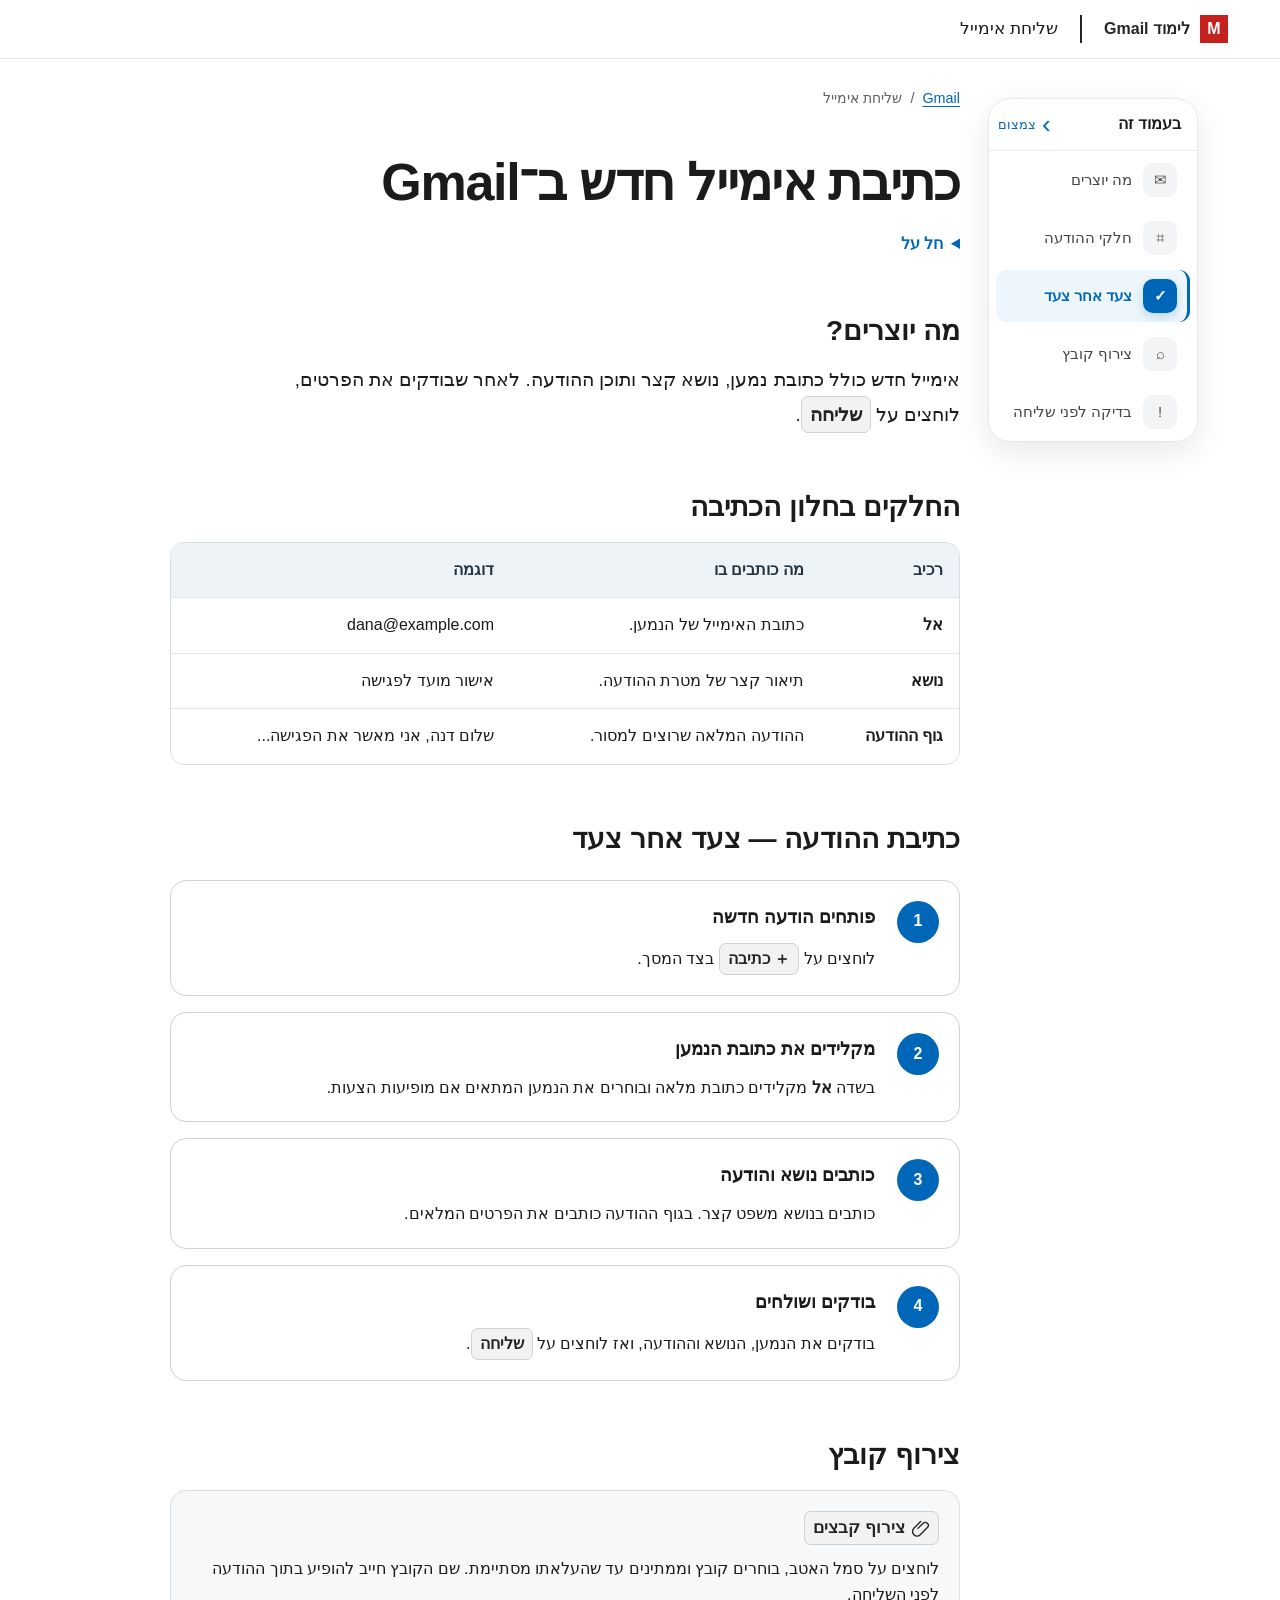
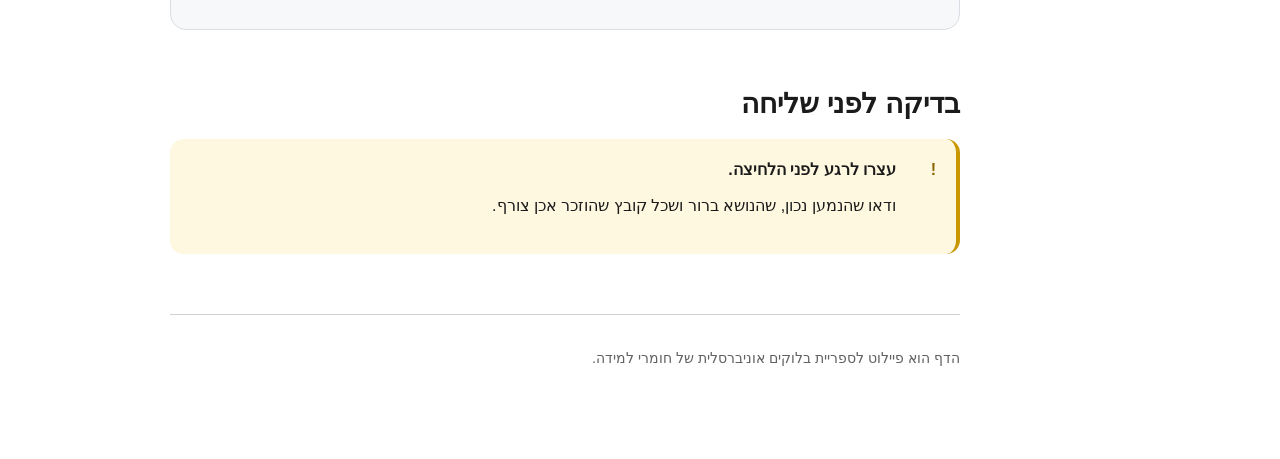
<file: gmail.html>
<!doctype html>
<html lang="he" dir="rtl">
<head>
  <meta charset="utf-8"><meta name="viewport" content="width=device-width, initial-scale=1">
  <meta name="description" content="מדריך בעברית לכתיבת אימייל חדש ב־Gmail">
  <title>כתיבת אימייל חדש ב־Gmail</title><link rel="stylesheet" href="assets/styles.css">
</head>
<body>
  <a class="skip-link" href="#main">דלגו לתוכן</a>
  <header class="site-header"><div class="header-inner"><a class="brand" href="./"><span class="brand-mark gmail" aria-hidden="true">M</span><span>לימוד Gmail</span></a><span class="section-name">שליחת אימייל</span></div></header>
  <div class="page-shell">
    <aside class="toc" id="page-toc" aria-label="תוכן העניינים"><div class="toc-heading"><p class="toc-title">בעמוד זה</p><button class="toc-toggle" type="button" aria-controls="page-toc" aria-expanded="true" title="צמצום תפריט התוכן"><span class="toggle-icon" aria-hidden="true">›</span><span class="toggle-label">צמצום</span></button></div><nav>
      <a class="active" href="#overview"><span class="toc-icon" aria-hidden="true">✉</span><span class="toc-text">מה יוצרים</span></a>
      <a href="#anatomy"><span class="toc-icon" aria-hidden="true">⌗</span><span class="toc-text">חלקי ההודעה</span></a>
      <a href="#steps"><span class="toc-icon" aria-hidden="true">✓</span><span class="toc-text">צעד אחר צעד</span></a>
      <a href="#attachment"><span class="toc-icon" aria-hidden="true">⌕</span><span class="toc-text">צירוף קובץ</span></a>
      <a href="#problems"><span class="toc-icon" aria-hidden="true">!</span><span class="toc-text">בדיקה לפני שליחה</span></a>
    </nav></aside>
    <main id="main" class="article">
      <nav class="breadcrumbs" aria-label="פירורי לחם"><a href="./">Gmail</a><span>/</span><span>שליחת אימייל</span></nav>
      <h1>כתיבת אימייל חדש ב־Gmail</h1>
      <details class="applies-to"><summary>חל על</summary><p>Gmail בדפדפן במחשב. מיקום הכפתורים עשוי להשתנות מעט לאחר עדכון.</p></details>
      <section id="overview" data-block="lead"><h2>מה יוצרים?</h2><p class="lead">אימייל חדש כולל כתובת נמען, נושא קצר ותוכן ההודעה. לאחר שבודקים את הפרטים, לוחצים על <span class="ui-token">שליחה</span>.</p></section>
      <section id="anatomy" data-block="interface-anatomy"><h2>החלקים בחלון הכתיבה</h2><div class="info-table table-wrap"><table><thead><tr><th>רכיב</th><th>מה כותבים בו</th><th>דוגמה</th></tr></thead><tbody><tr><td><b>אל</b></td><td>כתובת האימייל של הנמען.</td><td dir="ltr">dana@example.com</td></tr><tr><td><b>נושא</b></td><td>תיאור קצר של מטרת ההודעה.</td><td>אישור מועד לפגישה</td></tr><tr><td><b>גוף ההודעה</b></td><td>ההודעה המלאה שרוצים למסור.</td><td>שלום דנה, אני מאשר את הפגישה...</td></tr></tbody></table></div></section>
      <section id="steps" data-block="step-by-step"><h2>כתיבת ההודעה — צעד אחר צעד</h2><div class="step-list">
        <article class="step-card"><div><h3>פותחים הודעה חדשה</h3><p>לוחצים על <span class="ui-token">＋ כתיבה</span> בצד המסך.</p></div></article>
        <article class="step-card"><div><h3>מקלידים את כתובת הנמען</h3><p>בשדה <b>אל</b> מקלידים כתובת מלאה ובוחרים את הנמען המתאים אם מופיעות הצעות.</p></div></article>
        <article class="step-card"><div><h3>כותבים נושא והודעה</h3><p>כותבים בנושא משפט קצר. בגוף ההודעה כותבים את הפרטים המלאים.</p></div></article>
        <article class="step-card"><div><h3>בודקים ושולחים</h3><p>בודקים את הנמען, הנושא וההודעה, ואז לוחצים על <span class="ui-token">שליחה</span>.</p></div></article>
      </div></section>
      <section id="attachment" data-block="action-with-icon"><h2>צירוף קובץ</h2><div class="contrast-card"><h3><span class="ui-token"><svg viewBox="0 0 24 24"><path d="M8 12.5 14.8 5.7a4 4 0 1 1 5.7 5.7L11 20.9a6 6 0 0 1-8.5-8.5l9-9"/></svg> צירוף קבצים</span></h3><p>לוחצים על סמל האטב, בוחרים קובץ וממתינים עד שהעלאתו מסתיימת. שם הקובץ חייב להופיע בתוך ההודעה לפני השליחה.</p></div></section>
      <section id="problems" data-block="preflight-check"><h2>בדיקה לפני שליחה</h2><div class="notice"><span class="notice-icon" aria-hidden="true">!</span><div><b>עצרו לרגע לפני הלחיצה.</b><p>ודאו שהנמען נכון, שהנושא ברור ושכל קובץ שהוזכר אכן צורף.</p></div></div></section>
      <footer class="article-footer"><p>הדף הוא פיילוט לספריית בלוקים אוניברסלית של חומרי למידה.</p></footer>
    </main>
  </div><script src="assets/main.js"></script>
</body></html>
</file>
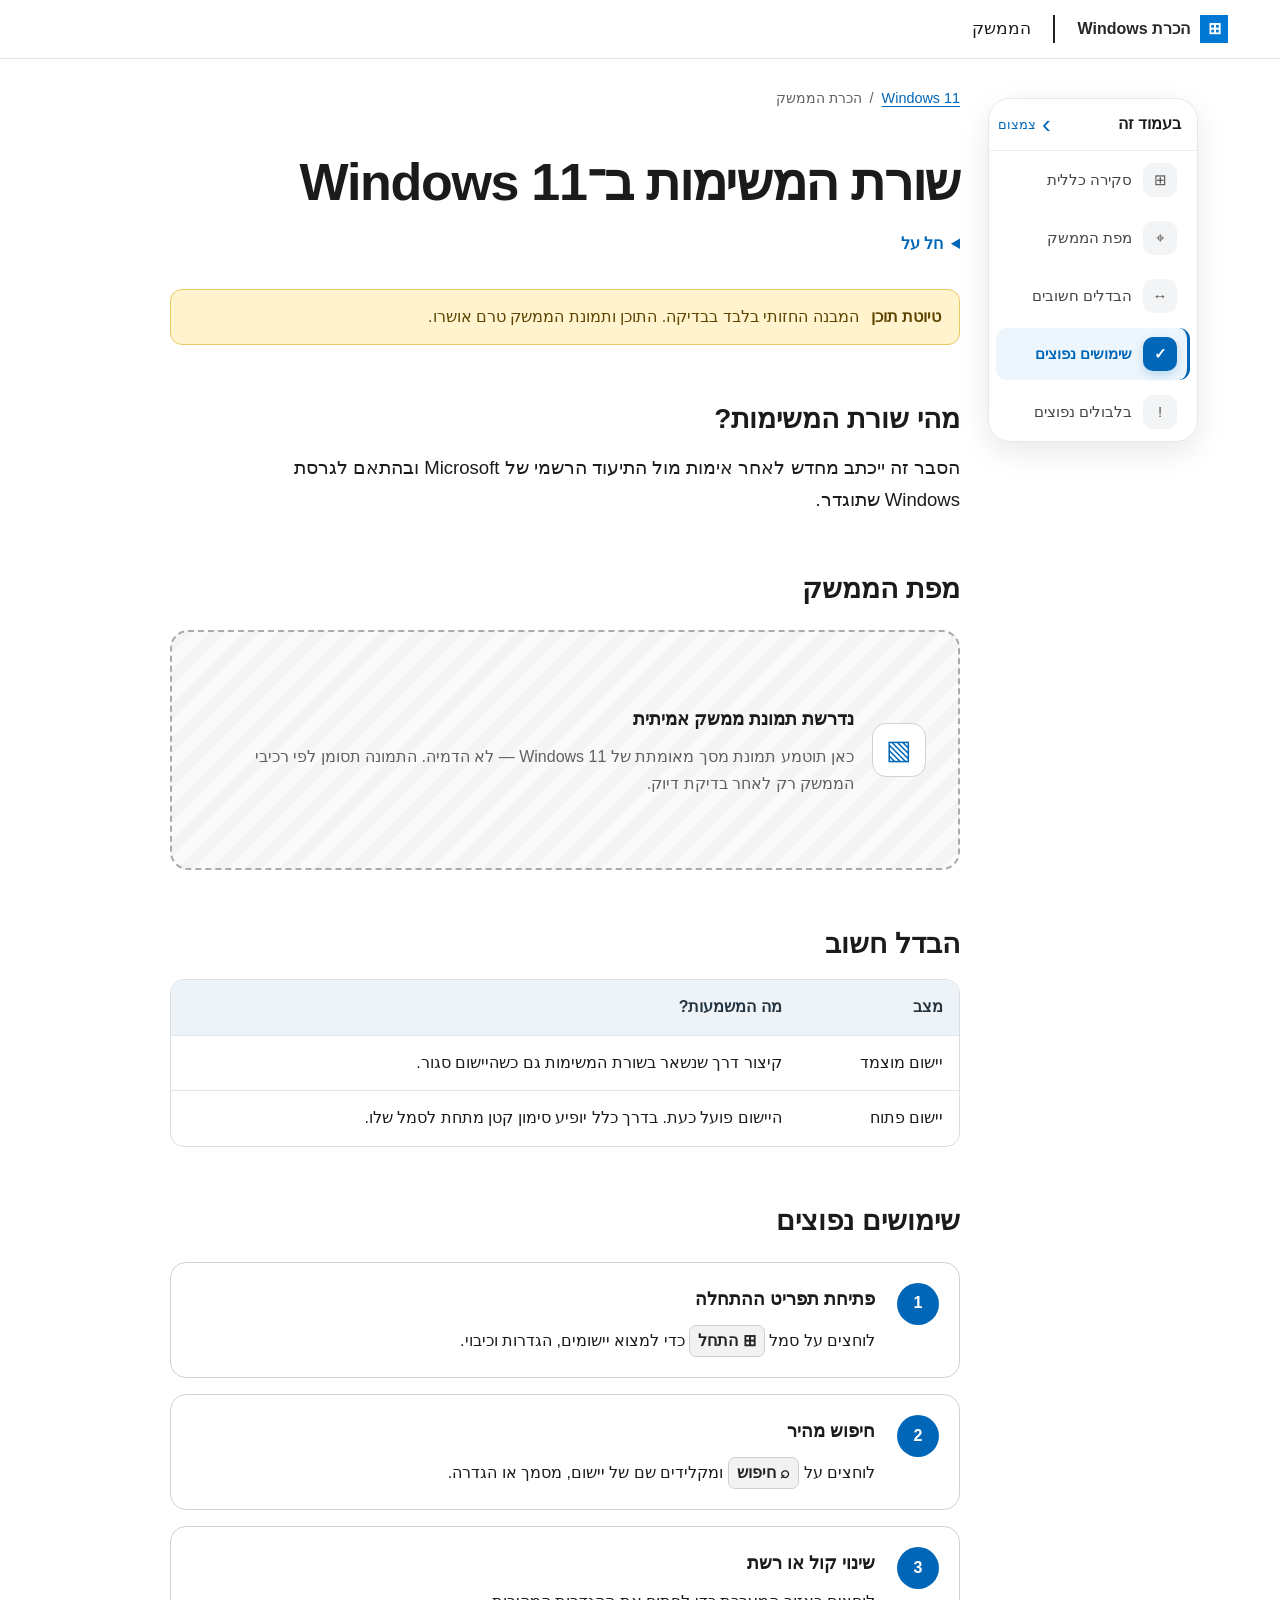
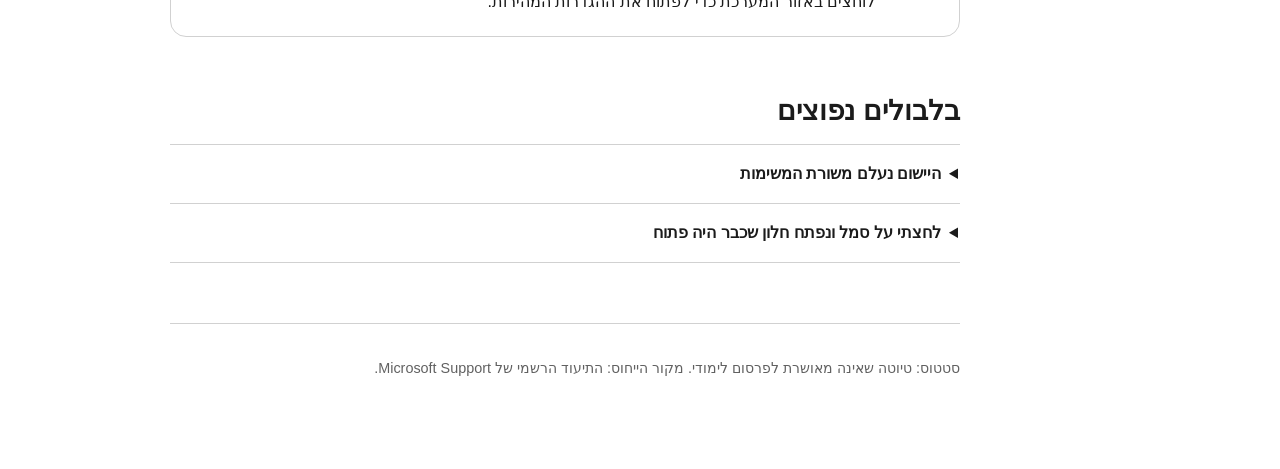
<file: windows.html>
<!doctype html>
<html lang="he" dir="rtl">
<head>
  <meta charset="utf-8"><meta name="viewport" content="width=device-width, initial-scale=1">
  <meta name="description" content="מדריך בעברית להכרת שורת המשימות ב־Windows 11">
  <title>שורת המשימות ב־Windows 11</title><link rel="stylesheet" href="assets/styles.css">
</head>
<body>
  <a class="skip-link" href="#main">דלגו לתוכן</a>
  <header class="site-header"><div class="header-inner"><a class="brand" href="./"><span class="brand-mark windows" aria-hidden="true">⊞</span><span>הכרת Windows</span></a><span class="section-name">הממשק</span></div></header>
  <div class="page-shell">
    <aside class="toc" id="page-toc" aria-label="תוכן העניינים"><div class="toc-heading"><p class="toc-title">בעמוד זה</p><button class="toc-toggle" type="button" aria-controls="page-toc" aria-expanded="true" title="צמצום תפריט התוכן"><span class="toggle-icon" aria-hidden="true">›</span><span class="toggle-label">צמצום</span></button></div><nav>
      <a class="active" href="#overview"><span class="toc-icon">⊞</span><span class="toc-text">סקירה כללית</span></a>
      <a href="#map"><span class="toc-icon">⌖</span><span class="toc-text">מפת הממשק</span></a>
      <a href="#distinctions"><span class="toc-icon">↔</span><span class="toc-text">הבדלים חשובים</span></a>
      <a href="#uses"><span class="toc-icon">✓</span><span class="toc-text">שימושים נפוצים</span></a>
      <a href="#problems"><span class="toc-icon">!</span><span class="toc-text">בלבולים נפוצים</span></a>
    </nav></aside>
    <main id="main" class="article">
      <nav class="breadcrumbs" aria-label="פירורי לחם"><a href="./">Windows 11</a><span>/</span><span>הכרת הממשק</span></nav>
      <h1>שורת המשימות ב־Windows 11</h1>
      <details class="applies-to"><summary>חל על</summary><p>Windows 11 בתצורת ברירת המחדל. מיקום הסמלים עשוי להשתנות לאחר התאמה אישית.</p></details>
      <div class="draft-banner" role="status"><strong>טיוטת תוכן</strong><span>המבנה החזותי בלבד בבדיקה. התוכן ותמונת הממשק טרם אושרו.</span></div>
      <section id="overview" data-block="lead"><h2>מהי שורת המשימות?</h2><p class="lead">הסבר זה ייכתב מחדש לאחר אימות מול התיעוד הרשמי של Microsoft ובהתאם לגרסת Windows שתוגדר.</p></section>
      <section id="map" data-block="interface-map"><h2>מפת הממשק</h2><div class="image-needed" role="note"><span aria-hidden="true">▧</span><div><strong>נדרשת תמונת ממשק אמיתית</strong><p>כאן תוטמע תמונת מסך מאומתת של Windows 11 — לא הדמיה. התמונה תסומן לפי רכיבי הממשק רק לאחר בדיקת דיוק.</p></div></div></section>
      <section id="distinctions" data-block="distinction"><h2>הבדל חשוב</h2><div class="info-table table-wrap"><table><thead><tr><th>מצב</th><th>מה המשמעות?</th></tr></thead><tbody><tr><td>יישום מוצמד</td><td>קיצור דרך שנשאר בשורת המשימות גם כשהיישום סגור.</td></tr><tr><td>יישום פתוח</td><td>היישום פועל כעת. בדרך כלל יופיע סימון קטן מתחת לסמל שלו.</td></tr></tbody></table></div></section>
      <section id="uses" data-block="common-uses"><h2>שימושים נפוצים</h2><div class="step-list"><article class="step-card"><div><h3>פתיחת תפריט ההתחלה</h3><p>לוחצים על סמל <span class="ui-token">⊞ התחל</span> כדי למצוא יישומים, הגדרות וכיבוי.</p></div></article><article class="step-card"><div><h3>חיפוש מהיר</h3><p>לוחצים על <span class="ui-token">⌕ חיפוש</span> ומקלידים שם של יישום, מסמך או הגדרה.</p></div></article><article class="step-card"><div><h3>שינוי קול או רשת</h3><p>לוחצים באזור המערכת כדי לפתוח את ההגדרות המהירות.</p></div></article></div></section>
      <section id="problems" data-block="troubleshooting"><h2>בלבולים נפוצים</h2><div class="accordion"><details><summary>היישום נעלם משורת המשימות</summary><p>כנראה שהוא היה פתוח אך לא מוצמד. פותחים אותו שוב ובוחרים “הצמד לשורת המשימות”.</p></details><details><summary>לחצתי על סמל ונפתח חלון שכבר היה פתוח</summary><p>הסמל משמש גם לפתיחת היישום וגם למעבר לחלון קיים. חפשו את הסימון שמתחת לסמל.</p></details></div></section>
      <footer class="article-footer"><p>סטטוס: טיוטה שאינה מאושרת לפרסום לימודי. מקור הייחוס: התיעוד הרשמי של Microsoft Support.</p></footer>
    </main>
  </div><script src="assets/main.js"></script>
</body></html>
</file>
<file: assets/styles.css>
:root {
  --blue: #0067b8;
  --blue-dark: #004e8c;
  --green: #107c41;
  --text: #1b1b1b;
  --muted: #616161;
  --line: #d1d1d1;
  --soft: #f5f5f5;
  --tip: #f0f8f4;
  --white: #fff;
  --gmail: #c5221f;
  --windows: #0078d4;
  --ai: #6d5bd0;
  font-family: "Segoe UI", Arial, sans-serif;
  color: var(--text);
  background: var(--white);
  scroll-behavior: smooth;
}

* { box-sizing: border-box; }
body { margin: 0; font-size: 1rem; line-height: 1.65; }
body, .site-header, .page-shell, .article { direction: rtl; text-align: right; }
a { color: var(--blue); text-underline-offset: .18em; }
button, summary { font: inherit; }
code { font-family: Consolas, "Courier New", monospace; }

.skip-link { position: absolute; top: -4rem; right: 1rem; z-index: 20; padding: .6rem 1rem; background: #fff; border: 2px solid var(--blue); }
.skip-link:focus { top: 1rem; }

.site-header { border-bottom: 1px solid #e5e5e5; background: #fff; }
.header-inner { max-width: 1240px; height: 58px; margin: auto; padding: 0 32px; display: flex; align-items: center; gap: 22px; }
.brand { display: flex; align-items: center; gap: 10px; color: #262626; font-weight: 600; text-decoration: none; }
.brand-mark { width: 28px; height: 28px; display: grid; place-items: center; color: white; background: var(--green); font-weight: 700; }
.brand-mark.gmail { background: var(--gmail); }
.brand-mark.windows { background: var(--windows); }
.brand-mark.ai { background: #242424; border-radius: 9px; }
.notice-icon svg { width: 20px; height: 20px; fill: none; stroke: currentColor; stroke-width: 1.8; stroke-linecap: round; stroke-linejoin: round; }
.prompt-template { margin: 22px 0 34px; display: grid; grid-template-columns: repeat(2,minmax(0,1fr)); gap: 12px; }
.prompt-part { padding: 18px; display: grid; gap: 4px; border: 1px solid var(--line); border-radius: 16px; background: #fff; }
.prompt-part strong { color: var(--ai); font-size: 1.05rem; }.prompt-part span { color: var(--muted); }
.prompt-part.goal { border-top: 4px solid #6d5bd0; }.prompt-part.context { border-top: 4px solid #0f6cbd; }.prompt-part.rules { border-top: 4px solid #d97706; }.prompt-part.output { border-top: 4px solid #107c41; }
.before-after { margin: 22px 0; display: grid; grid-template-columns: repeat(2,minmax(0,1fr)); gap: 14px; }
.prompt-card { padding: 20px; border-radius: 16px; border: 1px solid var(--line); }.prompt-card span { font-size: .8rem; font-weight: 700; }.prompt-card p { margin-bottom: 0; }
.prompt-card.weak { background: #fafafa; }.prompt-card.weak span { color: #8a6500; }.prompt-card.strong { background: #f5f3ff; border-color: #c8c0f3; }.prompt-card.strong span { color: #5142a5; }
.ai-theme .example-strip { border-top-color: var(--ai); }
.section-name { padding-inline-start: 22px; border-inline-start: 2px solid #222; font-size: 1.05rem; }

.page-shell { max-width: 1180px; margin: auto; padding: 0 32px 72px; }
.article { width: min(790px, calc(100% - 238px)); margin-inline-start: 238px; margin-inline-end: auto; transition: width .22s ease, margin .22s ease; }
.toc { position: fixed; z-index: 10; top: 98px; inset-inline-start: max(24px, calc((100vw - 1180px) / 2 + 32px)); width: 210px; max-height: calc(100vh - 122px); overflow-y: auto; background: rgba(255,255,255,.98); border: 1px solid #e7e7e7; border-radius: 22px; box-shadow: 0 10px 30px rgba(0,0,0,.09); transition: width .22s ease, box-shadow .22s ease; }
.toc-heading { min-height: 52px; display: flex; align-items: center; justify-content: space-between; gap: 8px; border-bottom: 1px solid #ededed; }
.toc-title { margin: 0; padding-inline-start: 16px; font-weight: 600; white-space: nowrap; }
.toc-toggle { min-width: 46px; min-height: 46px; padding: 0 9px; display: flex; align-items: center; justify-content: center; gap: 6px; color: var(--blue); background: transparent; border: 0; cursor: pointer; }
.toggle-icon { font-size: 1.65rem; line-height: 1; transition: transform .22s ease; }
.toggle-label { font-size: .82rem; }
.toc nav { display: flex; flex-direction: column; }
.toc a { min-height: 46px; margin: 3px 7px; padding: 9px 10px; display: flex; align-items: center; gap: 11px; color: #444; border-inline-start: 3px solid transparent; border-radius: 11px; text-decoration: none; font-size: .93rem; white-space: nowrap; }
.toc-icon { width: 34px; height: 34px; flex: 0 0 34px; display: grid; place-items: center; color: #555; background: #f2f4f6; border-radius: 10px; }
.toc-icon svg { width: 21px; height: 21px; fill: none; stroke: currentColor; stroke-width: 1.8; stroke-linecap: round; stroke-linejoin: round; }
.toc a:hover { color: var(--blue); background: #f5f8fb; }
.toc a.active { color: var(--blue); background: #edf6fc; border-inline-start-color: var(--blue); font-weight: 600; }
.toc a.active .toc-icon { color: var(--blue); }
.toc a.active .toc-icon { color: #fff; background: var(--blue); box-shadow: 0 4px 10px rgba(0,103,184,.22); }

body.toc-collapsed .toc { width: 66px; border-radius: 20px; box-shadow: 0 8px 24px rgba(0,0,0,.09); }
body.toc-collapsed .toc-title,
body.toc-collapsed .toggle-label,
body.toc-collapsed .toc-text { display: none; }
body.toc-collapsed .toc-heading { justify-content: center; }
body.toc-collapsed .toggle-icon { transform: rotate(180deg); }
body.toc-collapsed .toc a { justify-content: center; margin-inline: 7px; padding-inline: 0; }
body.toc-collapsed .article { width: min(870px, calc(100% - 82px)); margin-inline-start: 82px; margin-inline-end: auto; }

.article { min-width: 0; }
.breadcrumbs { display: flex; gap: 8px; margin: 28px 0 42px; color: var(--muted); font-size: .9rem; }
h1 { margin: 0 0 18px; font-size: clamp(2.2rem, 5vw, 3.25rem); line-height: 1.15; font-weight: 600; letter-spacing: -.025em; }
h2 { margin: 3.5rem 0 1rem; font-size: 1.75rem; line-height: 1.25; font-weight: 600; }
h3 { margin: 0 0 .2rem; font-size: 1.05rem; }
p { margin: .65rem 0 1rem; }
.lead { max-width: 720px; font-size: 1.16rem; line-height: 1.7; }

.applies-to { width: fit-content; margin: 0 0 32px; color: var(--muted); }
.applies-to summary { color: var(--blue); cursor: pointer; font-weight: 600; }
.applies-to p { margin: 8px 0 0; padding: 10px 16px; background: var(--soft); border-inline-start: 3px solid var(--blue); }

.example-strip { margin: 28px 0; padding: 22px 24px; display: grid; grid-template-columns: minmax(190px, auto) 1fr auto; align-items: center; gap: 24px; background: var(--soft); border-top: 4px solid var(--green); }
.example-strip p { margin: 0; }
.example-label { display: block; color: var(--muted); font-size: .82rem; }
.example-strip code { font-size: 1.12rem; font-weight: 600; }
.copy-button { padding: 7px 14px; color: var(--blue); background: #fff; border: 1px solid var(--blue); cursor: pointer; }
.copy-button:hover, .copy-button:focus-visible { color: #fff; background: var(--blue); }

.syntax-box { margin: 16px 0 22px; padding: 18px 22px; overflow-x: auto; color: #fff; background: #243441; font-size: 1.05rem; }
.table-wrap { margin: 18px 0 30px; overflow-x: auto; }
table { width: 100%; direction: rtl; border-collapse: collapse; text-align: right; }
thead, tbody, tr, th, td { direction: rtl; text-align: right; }
th, td { padding: 14px 16px; border: 1px solid var(--line); vertical-align: top; }
th { background: #f2f2f2; font-weight: 600; }

.excel-demo { max-width: 680px; margin: 24px 0 34px auto; overflow: hidden; direction: rtl; border: 1px solid #9b9b9b; border-radius: 4px; box-shadow: 0 7px 20px rgba(0,0,0,.12); font-family: Calibri, "Segoe UI", sans-serif; }
.excel-titlebar { min-height: 35px; padding: 5px 12px; display: flex; align-items: center; gap: 10px; color: #fff; background: #217346; font-size: .9rem; }
.excel-app { width: 24px; height: 24px; display: grid; place-items: center; background: #185c37; font-weight: 700; }
.excel-ribbon { min-height: 38px; padding: 7px 54px 6px 12px; display: flex; gap: 28px; color: #333; background: #fff; border-bottom: 1px solid #c8c8c8; font-size: .83rem; }
.formula-row { display: grid; grid-template-columns: 68px 1fr; direction: rtl; border-bottom: 1px solid #b8b8b8; background: #fafafa; }
.name-box { min-height: 36px; padding: 7px 8px; display: grid; place-items: center; border-inline-end: 1px solid #b8b8b8; font-size: .84rem; }
.formula-bar { min-height: 36px; padding: 6px 12px; display: flex; align-items: center; gap: 14px; direction: ltr; }
.formula-bar span { color: var(--muted); font-style: italic; }
.sheet { display: grid; grid-template-columns: 42px repeat(3, minmax(112px, 1fr)); direction: rtl; background: white; }
.corner, .col-head, .row-head, .cell { min-height: 34px; padding: 5px 10px; border-inline-end: 1px solid #d7d7d7; border-bottom: 1px solid #d7d7d7; }
.corner, .col-head, .row-head { display: grid; place-items: center; padding: 4px; background: #e9e9e9; color: #444; font-size: .82rem; }
.cell { direction: rtl; text-align: right; background: #fff; }
.cell.heading { direction: rtl; font-weight: 600; }
.cell.selected { position: relative; z-index: 1; padding: 4px 9px; border: 2px solid var(--green); font-weight: 600; }
.cell.selected::after { content: ""; position: absolute; left: -4px; bottom: -4px; width: 6px; height: 6px; background: var(--green); }
.active-row { color: #fff; background: var(--green); }

.info-table table { overflow: hidden; border-collapse: separate; border-spacing: 0; border: 1px solid #d8dee3; border-radius: 14px; }
.info-table th, .info-table td { border: 0; border-bottom: 1px solid #e2e6e9; }
.info-table th { color: #243441; background: #eef3f7; }
.info-table tbody tr:last-child td { border-bottom: 0; }
.info-table tbody tr:hover td { background: #f8fafb; }

.tip { margin: 14px 0; padding: 18px 20px; display: grid; grid-template-columns: 28px 1fr; gap: 12px; background: var(--tip); border-inline-start: 4px solid var(--green); }
.tip > span { color: var(--green); font-weight: 700; }
.tip > span svg, .toggle-icon svg { width: 24px; height: 24px; fill: none; stroke: currentColor; stroke-width: 1.9; stroke-linecap: round; stroke-linejoin: round; }
.tip p { margin: 0; }

.accordion { border-top: 1px solid var(--line); }
.accordion details { border-bottom: 1px solid var(--line); }
.accordion summary { padding: 16px 2px; cursor: pointer; font-weight: 600; }
.accordion summary:hover { color: var(--blue); }
.accordion details p { padding: 0 22px 14px; }
.article-footer { margin-top: 60px; padding-top: 22px; color: var(--muted); border-top: 1px solid var(--line); font-size: .9rem; }

.step-list { display: grid; gap: 16px; margin: 24px 0 34px; counter-reset: steps; }
.step-card { position: relative; display: grid; grid-template-columns: 48px 1fr; gap: 16px; padding: 20px; border: 1px solid var(--line); border-radius: 16px; background: var(--white); }
.step-card::before { counter-increment: steps; content: counter(steps); width: 42px; height: 42px; display: grid; place-items: center; color: #fff; background: var(--blue); border-radius: 50%; font-weight: 700; }
.step-card h3 { margin-top: 2px; font-size: 1.12rem; }
.step-card p { margin-bottom: 0; }
.ui-token { display: inline-flex; align-items: center; gap: 7px; padding: 2px 8px; color: #242424; background: #f2f2f2; border: 1px solid #d1d1d1; border-radius: 7px; font-weight: 600; white-space: nowrap; }
.ui-token svg { width: 18px; height: 18px; fill: none; stroke: currentColor; stroke-width: 1.8; stroke-linecap: round; stroke-linejoin: round; }

.interface-map { margin: 24px 0 34px; padding: 18px; border: 1px solid #d6dce1; border-radius: 18px; background: #f7f9fb; }
.interface-screen { min-height: 360px; display: grid; grid-template-rows: 1fr 52px; overflow: hidden; border: 1px solid #aab4bd; border-radius: 12px; background: linear-gradient(145deg,#d9efff,#f5fbff 52%,#cfe4f6); box-shadow: 0 10px 26px rgba(0,0,0,.11); }
.desktop-area { position: relative; padding: 22px; }
.desktop-icon { width: 62px; display: grid; justify-items: center; gap: 5px; color: #17324a; font-size: .75rem; text-align: center; }
.desktop-icon-symbol { width: 42px; height: 42px; display: grid; place-items: center; color: #fff; background: #f2b84b; border-radius: 8px; box-shadow: 0 3px 8px rgba(0,0,0,.13); font-size: 1.25rem; }
.taskbar { display: grid; grid-template-columns: 1fr auto 1fr; align-items: center; padding: 0 14px; direction: ltr; background: rgba(249,252,255,.92); border-top: 1px solid rgba(120,140,155,.28); backdrop-filter: blur(12px); }
.taskbar-center { display: flex; gap: 8px; }
.taskbar-icon { width: 36px; height: 36px; display: grid; place-items: center; border-radius: 8px; color: #18415f; background: rgba(255,255,255,.65); border: 1px solid rgba(0,0,0,.05); font-weight: 700; }
.taskbar-system { justify-self: end; display: flex; align-items: center; gap: 10px; font-size: .78rem; }
.callout-grid { display: grid; grid-template-columns: repeat(2,minmax(0,1fr)); gap: 12px; margin-top: 16px; }
.callout-card { padding: 14px 16px; border-radius: 12px; background: #fff; border: 1px solid #dce2e7; }
.callout-card strong { display: block; margin-bottom: 3px; color: var(--blue-dark); }

.notice { margin: 18px 0; padding: 18px 20px; display: grid; grid-template-columns: 28px 1fr; gap: 12px; border-radius: 14px; background: #fff8e1; border-inline-start: 4px solid #c99700; }
.notice-icon { font-weight: 800; color: #8a6500; }
.draft-banner { margin: 0 0 28px; padding: 14px 18px; display: flex; align-items: center; gap: 12px; color: #5f4400; background: #fff4ce; border: 1px solid #e8c965; border-radius: 12px; }
.draft-banner strong { flex: 0 0 auto; }
.image-needed { min-height: 240px; margin: 24px 0 34px; padding: 32px; display: grid; grid-template-columns: 54px 1fr; align-items: center; gap: 18px; color: var(--muted); background: repeating-linear-gradient(-45deg,#fafafa,#fafafa 12px,#f4f4f4 12px,#f4f4f4 24px); border: 2px dashed #aaa; border-radius: 18px; }
.image-needed > span { width: 54px; height: 54px; display: grid; place-items: center; color: var(--blue); background: #fff; border: 1px solid var(--line); border-radius: 14px; font-size: 1.7rem; }
.image-needed strong { display: block; color: var(--text); font-size: 1.15rem; }
.image-needed p { margin-bottom: 0; }

/* Internal component catalog */
.catalog-page { color: #242424; background: #f5f7fa; }
.catalog-header { max-width: 1180px; margin: 0 auto; padding: 64px 32px 34px; display: flex; justify-content: space-between; align-items: end; gap: 24px; }
.catalog-header h1 { margin: 6px 0 8px; font-size: clamp(2.25rem,5vw,3.8rem); }
.catalog-header p { margin: 0; color: #616161; font-size: 1.1rem; }
.catalog-kicker, .component-label, .source-label { color: #0f6cbd; font-size: .78rem; font-weight: 700; letter-spacing: .04em; }
.catalog-main { max-width: 1180px; margin: 0 auto 80px; padding: 0 32px; }
.catalog-nav { position: sticky; top: 12px; z-index: 5; margin-bottom: 24px; padding: 8px; display: flex; gap: 4px; overflow-x: auto; background: rgba(255,255,255,.9); border: 1px solid #e2e5e9; border-radius: 16px; box-shadow: 0 8px 24px rgba(0,0,0,.06); backdrop-filter: blur(12px); }
.catalog-nav a { padding: 9px 15px; color: #424242; border-radius: 10px; text-decoration: none; white-space: nowrap; }
.catalog-nav a:hover { color: #0f6cbd; background: #eef6fc; }
.catalog-section { margin: 22px 0; padding: 34px; background: #fff; border: 1px solid #e2e5e9; border-radius: 24px; box-shadow: 0 14px 38px rgba(31,41,55,.05); }
.section-intro { display: flex; gap: 16px; align-items: start; margin-bottom: 30px; }
.section-intro > span { width: 42px; height: 42px; display: grid; place-items: center; color: #0f6cbd; background: #eef6fc; border-radius: 12px; font-weight: 700; }
.section-intro h2 { margin: 0 0 4px; font-size: 1.7rem; }
.section-intro p { margin: 0; color: #616161; }
.token-grid { display: grid; grid-template-columns: 1.25fr 1fr 1fr; gap: 16px; }
.token-card, .component-stage { padding: 22px; border: 1px solid #e1e4e8; border-radius: 18px; }
.token-card h3 { margin-bottom: 16px; }
.type-spec { margin: 0; }
.type-spec > div { padding: 9px 0; display: flex; justify-content: space-between; align-items: baseline; gap: 16px; border-bottom: 1px solid #eee; }
.type-spec > div:last-child { border: 0; }
.type-spec dt, .type-spec dd { margin: 0; }
.type-spec dd { color: #616161; direction: ltr; font-size: .82rem; }
.type-title { font-size: 26pt; line-height: 1.08; font-weight: 700; }
.type-lead { font-size: 11.5pt; line-height: 1.32; }
.type-h2 { font-size: 18pt; line-height: 1.12; font-weight: 700; }
.type-h3 { font-size: 14.5pt; line-height: 1.18; font-weight: 600; }
.swatches { display: grid; gap: 10px; }
.swatches > div { display: flex; align-items: center; gap: 12px; }
.swatches i { width: 42px; height: 42px; flex: 0 0 auto; background: var(--swatch); border: 1px solid #d1d1d1; border-radius: 12px; }
.swatches code { color: #616161; font-size: .76rem; }
.spacing-list { display: grid; gap: 9px; }
.spacing-list span { min-height: 28px; padding-inline-start: calc(var(--space) * 2); display: flex; align-items: center; border-inline-start: var(--space) solid #0f6cbd; background: #f5f5f5; font-size: .83rem; }
.microcopy { color: #616161; font-size: .8rem; }
.component-stage { margin-top: 14px; }
.component-stage > .lead { margin-bottom: 0; }
.component-label { margin: 0 0 15px; direction: ltr; text-align: left; }
.image-role-grid { display: grid; grid-template-columns: repeat(12,1fr); align-items: end; gap: 16px; }
.image-role { margin: 0; }
.image-role.wide { grid-column: span 7; }.image-role.medium { grid-column: span 5; }.image-role.square { grid-column: span 4; }.image-role.portrait { grid-column: span 3; }.image-role.small { grid-column: span 5; }
.ratio-box { display: grid; place-items: center; aspect-ratio: var(--ratio); min-height: 90px; color: #31546f; background: linear-gradient(135deg,#eef6fc,#dceefb); border: 1px solid #b9d8ee; border-radius: 14px; }
.wide .ratio-box { --ratio:2.37/1; }.medium .ratio-box { --ratio:1.8/1; }.square .ratio-box { --ratio:1/1; }.portrait .ratio-box { --ratio:7/10; }.small .ratio-box { --ratio:1.45/1; }
.image-role figcaption { padding: 9px 3px 0; display: flex; justify-content: space-between; gap: 8px; color: #616161; font-size: .78rem; }
.image-role figcaption strong { color: #242424; }
.image-rule { margin-top: 22px; padding: 18px 20px; background: #fff4ce; border-inline-start: 4px solid #c99700; border-radius: 14px; }
.image-rule p { margin-bottom: 0; }
.status-row { display: flex; flex-wrap: wrap; gap: 10px; margin-bottom: 20px; }
.status-pill { padding: 7px 12px; display: inline-flex; align-items: center; width: fit-content; border-radius: 999px; font-size: .82rem; font-weight: 700; }
.status-pill.draft { color: #5f4400; background: #fff4ce; }.status-pill.review { color: #004e8c; background: #deecf9; }.status-pill.verified { color: #0b5a32; background: #dff6dd; }.status-pill.approved { color: #fff; background: #107c41; }
.source-card { padding: 18px 20px; display: flex; justify-content: space-between; align-items: center; gap: 18px; background: #f5f5f5; border-radius: 16px; }
.source-card p { margin: 3px 0 0; color: #616161; }
.qa-list { margin: 20px 0 0; display: grid; grid-template-columns: repeat(2,minmax(0,1fr)); gap: 10px 28px; }

@media (max-width: 800px) { .token-grid { grid-template-columns: 1fr; } .image-role.wide,.image-role.medium,.image-role.square,.image-role.portrait,.image-role.small { grid-column: span 12; } .catalog-header { align-items: start; flex-direction: column; } }
@media (max-width: 560px) { .catalog-header,.catalog-main { padding-inline: 16px; } .catalog-section { padding: 22px 18px; border-radius: 18px; } .source-card { align-items: start; flex-direction: column; } .qa-list { grid-template-columns: 1fr; } }
.contrast-card { margin: 18px 0; padding: 20px; border-radius: 16px; background: #f6f8fa; border: 1px solid #d8dee3; }
.contrast-card h3 { margin-bottom: 8px; }
.contrast-card p:last-child { margin-bottom: 0; }

:focus-visible { outline: 3px solid #ffb900; outline-offset: 2px; }

@media (max-width: 880px) {
  .header-inner, .page-shell { padding-inline: 20px; }
  .toc { top: 76px; inset-inline-start: 12px; width: min(280px, calc(100vw - 24px)); max-height: calc(100vh - 92px); border: 1px solid var(--line); box-shadow: 0 8px 28px rgba(0,0,0,.12); }
  .article { width: calc(100% - 76px); margin-inline-start: 76px; margin-inline-end: auto; }
  body.toc-collapsed .toc { width: 54px; }
  body.toc-collapsed .article { width: calc(100% - 70px); margin-inline-start: 70px; margin-inline-end: auto; }
  .breadcrumbs { margin-bottom: 30px; }
}

@media (max-width: 560px) {
  .header-inner { height: 54px; padding-inline: 16px; }
  .section-name { display: none; }
  .page-shell { padding-inline: 16px; }
  .toc { inset-inline-start: 8px; }
  .article, body.toc-collapsed .article { width: calc(100% - 58px); margin-inline-start: 58px; margin-inline-end: auto; }
  .example-strip { grid-template-columns: 1fr; gap: 10px; padding: 18px; }
  .copy-button { width: fit-content; }
  h1 { font-size: 2.1rem; }
  h2 { margin-top: 2.8rem; font-size: 1.5rem; }
  th, td { min-width: 135px; padding: 11px 12px; }
  .step-card { grid-template-columns: 40px 1fr; padding: 16px; gap: 12px; }
  .step-card::before { width: 36px; height: 36px; }
  .callout-grid { grid-template-columns: 1fr; }
  .interface-screen { min-height: 290px; }
  .prompt-template, .before-after { grid-template-columns: 1fr; }
}

@media print {
  .site-header, .toc, .copy-button, .skip-link { display: none; }
  .page-shell { display: block; max-width: 800px; padding: 0; }
  .breadcrumbs { margin-top: 0; }
  body { font-size: 11pt; }
  h2 { break-after: avoid; }
  table, .tip, .excel-demo { break-inside: avoid; }
}
</file>
